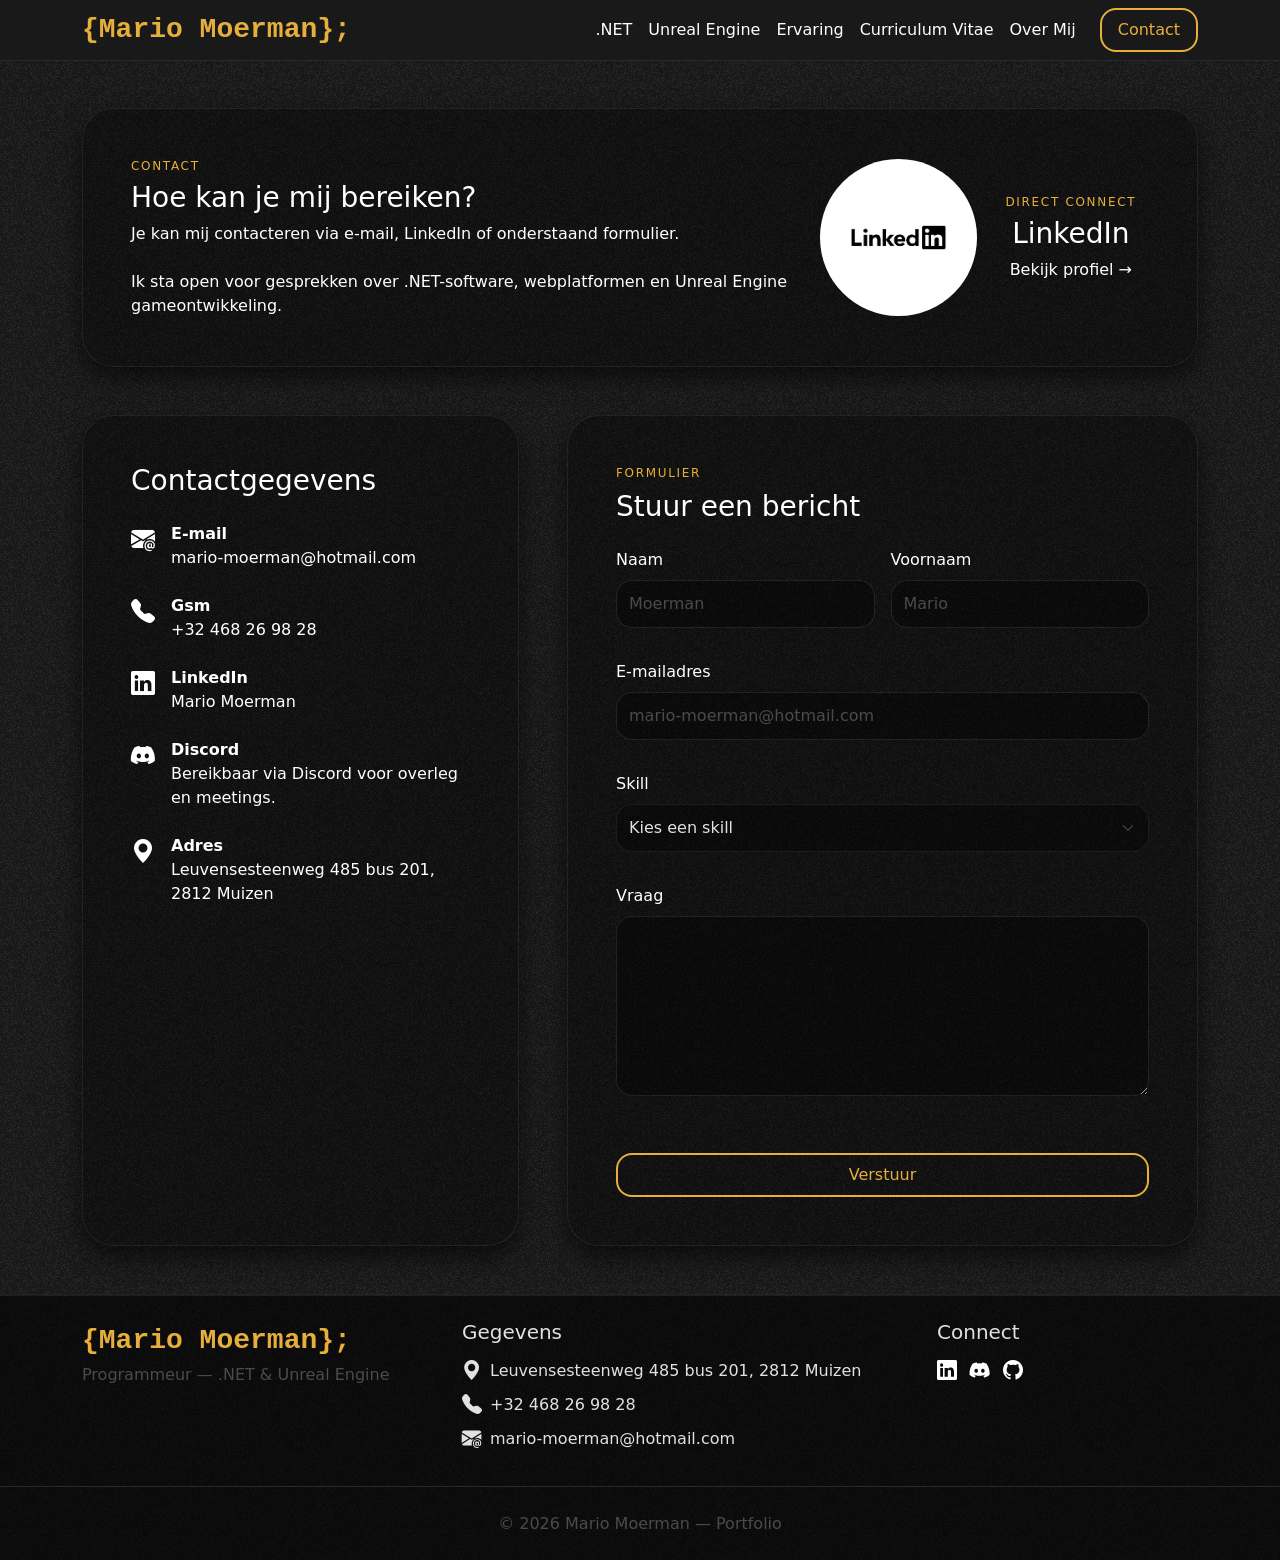
<file: contact.html>
<!DOCTYPE html>
<html lang="nl">
<head>
    <meta charset="UTF-8" />
    <meta name="viewport" content="width=device-width, initial-scale=1.0" />
    <link rel="icon" type="image/png" href="FAVICON/favicon-96x96.png" sizes="96x96" />
    <link rel="icon" type="image/svg+xml" href="FAVICON/favicon.svg" />
    <link rel="shortcut icon" href="FAVICON/favicon.ico" />
    <link rel="apple-touch-icon" sizes="180x180" href="FAVICON/apple-touch-icon.png" />
    <link rel="manifest" href="FAVICON/site.webmanifest" />
    <link href="https://cdn.jsdelivr.net/npm/bootstrap@5.3.8/dist/css/bootstrap.min.css" rel="stylesheet" integrity="sha384-sRIl4kxILFvY47J16cr9ZwB07vP4J8+LH7qKQnuqkuIAvNWLzeN8tE5YBujZqJLB" crossorigin="anonymous">
    <script src="https://cdn.jsdelivr.net/npm/bootstrap@5.3.8/dist/js/bootstrap.bundle.min.js" integrity="sha384-FKyoEForCGlyvwx9Hj09JcYn3nv7wiPVlz7YYwJrWVcXK/BmnVDxM+D2scQbITxI" crossorigin="anonymous"></script>
    <link rel="stylesheet" href="https://cdn.jsdelivr.net/npm/bootstrap-icons@1.11.3/font/bootstrap-icons.min.css">
    <link rel="stylesheet" href="CSS/Style.css" />
    
    <title>Mario Moerman | Contact</title>
</head>
<body class="d-flex flex-column min-vh-100">
    <header id="navbar"></header>

    <main class="flex-grow-1 overflow-x-hidden">
        <div class="container my-3">

            <section class="mb-4">
                <div class="p-4 p-md-5 text-bg-dark rounded-4 w-100 overflow-hidden">
                    <div class="row align-items-center g-3 justify-content-center">

                        <div class="col-12 col-lg-8">
                            <p class="label">Contact</p>
                            <h3>Hoe kan je mij bereiken?</h3>

                            <p>
                                Je kan mij contacteren via e-mail, LinkedIn of onderstaand formulier.
                            </p>

                            <p class="mt-4">
                                Ik sta open voor gesprekken over .NET-software, webplatformen en Unreal Engine gameontwikkeling.
                            </p>
                        </div>

                        <div class="col-12 col-md-6 col-lg-2 text-center">
                            <img src="IMG/linkedinLogo.png" alt="Mario Moerman LinkedIn" class="img-fluid rounded-4 lgPhoto" />
                        </div>

                        <div class="col-12 col-lg text-center">
                            <p class="label">Direct Connect</p>
                            <h3>LinkedIn</h3>
                            <a href="https://www.linkedin.com/in/mario-moerman-842a92151/" target="_blank" rel="noopener noreferrer">Bekijk profiel →</a>
                        </div>

                    </div>
                </div>
            </section>

            <section>
                <div class="row g-4 align-items-stretch">
                    <div class="col-12 col-lg-5 d-flex">
                        <article class="p-4 p-md-5 text-bg-dark rounded-4 overflow-hidden h-100 w-100 d-flex flex-column">
                            <h3 class="mb-4">Contactgegevens</h3>

                            <div class="d-flex flex-column gap-4 flex-grow-1">

                                <a href="mailto:mario-moerman@hotmail.com" class="text-decoration-none text-reset d-inline-flex align-items-start gap-3">
                                    <i class="bi bi-envelope-at-fill fs-4 flex-shrink-0"></i>
                                    <span class="text-break">
                                        <strong>E-mail</strong><br>
                                        mario-moerman@hotmail.com
                                    </span>
                                </a>
                                
                                <a href="tel:+32468269828" class="text-decoration-none text-reset d-inline-flex align-items-start gap-3">
                                    <i class="bi bi-telephone-fill fs-4 flex-shrink-0"></i>
                                    <span>
                                        <strong>Gsm</strong><br>
                                        +32 468 26 98 28
                                    </span>
                                </a>

                                <a href="https://www.linkedin.com/in/mario-moerman-842a92151/" target="_blank" rel="noopener noreferrer" class="text-decoration-none text-reset d-inline-flex align-items-start gap-3">
                                    <i class="bi bi-linkedin fs-4 flex-shrink-0"></i>
                                    <span class="text-break">
                                        <strong>LinkedIn</strong><br>
                                        Mario Moerman
                                    </span>
                                </a>

                                <a href="https://discordapp.com/users/417063997284810752" target="_blank" rel="noopener noreferrer" class="text-decoration-none text-reset d-inline-flex align-items-start gap-3">
                                    <i class="bi bi-discord fs-4 flex-shrink-0"></i>
                                    <span class="text-break">
                                        <strong>Discord</strong><br>
                                        Bereikbaar via Discord voor overleg en meetings.
                                    </span>
                                </a>

                                <a href="https://www.google.com/maps/search/?api=1&query=Leuvensesteenweg+485+bus+201+2812+Muizen"
                                   target="_blank"
                                   rel="noopener noreferrer"
                                   class="text-decoration-none text-reset d-inline-flex align-items-start gap-3">
                                    <i class="bi bi-geo-alt-fill fs-4 flex-shrink-0"></i>
                                    <span class="text-break">
                                        <strong>Adres</strong><br>
                                        Leuvensesteenweg 485 bus 201, 2812 Muizen
                                    </span>
                                </a>

                                <div class="mt-auto">
                                    <iframe
                                        src="https://www.google.com/maps/embed?pb=!1m18!1m12!1m3!1d2820.8198824803253!2d4.507350699999999!3d51.0105885!2m3!1f0!2f0!3f0!3m2!1i1024!2i768!4f13.1!3m3!1m2!1s0x47c3e4205dc41cad%3A0x3fe214af12d20d6a!2sLeuvensesteenweg%20485%2Fbus%20201%2C%202812%20Mechelen!5e1!3m2!1snl!2sbe!4v1774016034876!5m2!1snl!2sbe"
                                        class="w-100 rounded-4 border-0"
                                        height="260"
                                        allowfullscreen=""
                                        loading="lazy"
                                        referrerpolicy="no-referrer-when-downgrade">
                                    </iframe>
                                </div>

                            </div>
                        </article>
                    </div>

                    <div class="col-12 col-lg-7 d-flex">
                        <section class="p-4 p-md-5 text-bg-dark rounded-4 mt-0 overflow-hidden h-100 w-100 d-flex flex-column">
                            <p class="label mb-2">Formulier</p>
                            <h3 class="mb-4">Stuur een bericht</h3>

                            <form action="https://tm-statweb.be/forms.php" method="post" class="needs-validation d-flex flex-column flex-grow-1" novalidate>
                                <div class="row g-3 flex-grow-1">

                                    <div class="col-12 col-md-6">
                                        <label for="naam" class="form-label">Naam</label>
                                        <input type="text" class="form-control" id="naam" name="naam" placeholder="Moerman" autocomplete="family-name" required>
                                        <div class="invalid-feedback">
                                            Vul je naam in.
                                        </div>
                                    </div>

                                    <div class="col-12 col-md-6">
                                        <label for="voornaam" class="form-label">Voornaam</label>
                                        <input type="text" class="form-control" id="voornaam" name="voornaam" placeholder="Mario" autocomplete="given-name" required>
                                        <div class="invalid-feedback">
                                            Vul je voornaam in.
                                        </div>
                                    </div>

                                    <div class="col-12">
                                        <label for="email" class="form-label">E-mailadres</label>
                                        <input type="email" class="form-control" id="email" name="email" placeholder="mario-moerman@hotmail.com" autocomplete="email" required>
                                        <div class="invalid-feedback">
                                            Vul een geldig e-mailadres in.
                                        </div>
                                    </div>

                                    <div class="col-12">
                                        <label for="interesse" class="form-label">Skill</label>
                                        <select class="form-select" id="interesse" name="interesse" required>
                                            <option value="" selected disabled>Kies een skill</option>
                                            <option value="C#">C#</option>
                                            <option value=".NET">.NET</option>
                                            <option value="SQL">SQL</option>
                                            <option value="Unreal Engine">Unreal Engine</option>
                                            <option value="HTML">HTML</option>
                                            <option value="CSS">CSS</option>
                                            <option value="JavaScript">JavaScript</option>
                                            <option value="Bootstrap">Bootstrap</option>
                                        </select>
                                        <div class="invalid-feedback">
                                            Kies een skill.
                                        </div>
                                    </div>

                                    <div class="col-12">
                                        <label for="vraag" class="form-label">Vraag</label>
                                        <textarea class="form-control" id="vraag" name="vraag" rows="8" required></textarea>
                                        <div class="invalid-feedback">
                                            Vul je vraag in.
                                        </div>
                                    </div>

                                    <div class="col-12 mt-auto">
                                        <button type="submit" class="btn-accent mt-4 w-100">
                                            Verstuur
                                        </button>
                                    </div>

                                </div>
                            </form>
                        </section>
                    </div>
                </div>
            </section>

        </div>
    </main>

    <footer id="footer" class="mt-auto"></footer>
    <script src="JS/App.js"></script>

</body>
</html>
</file>
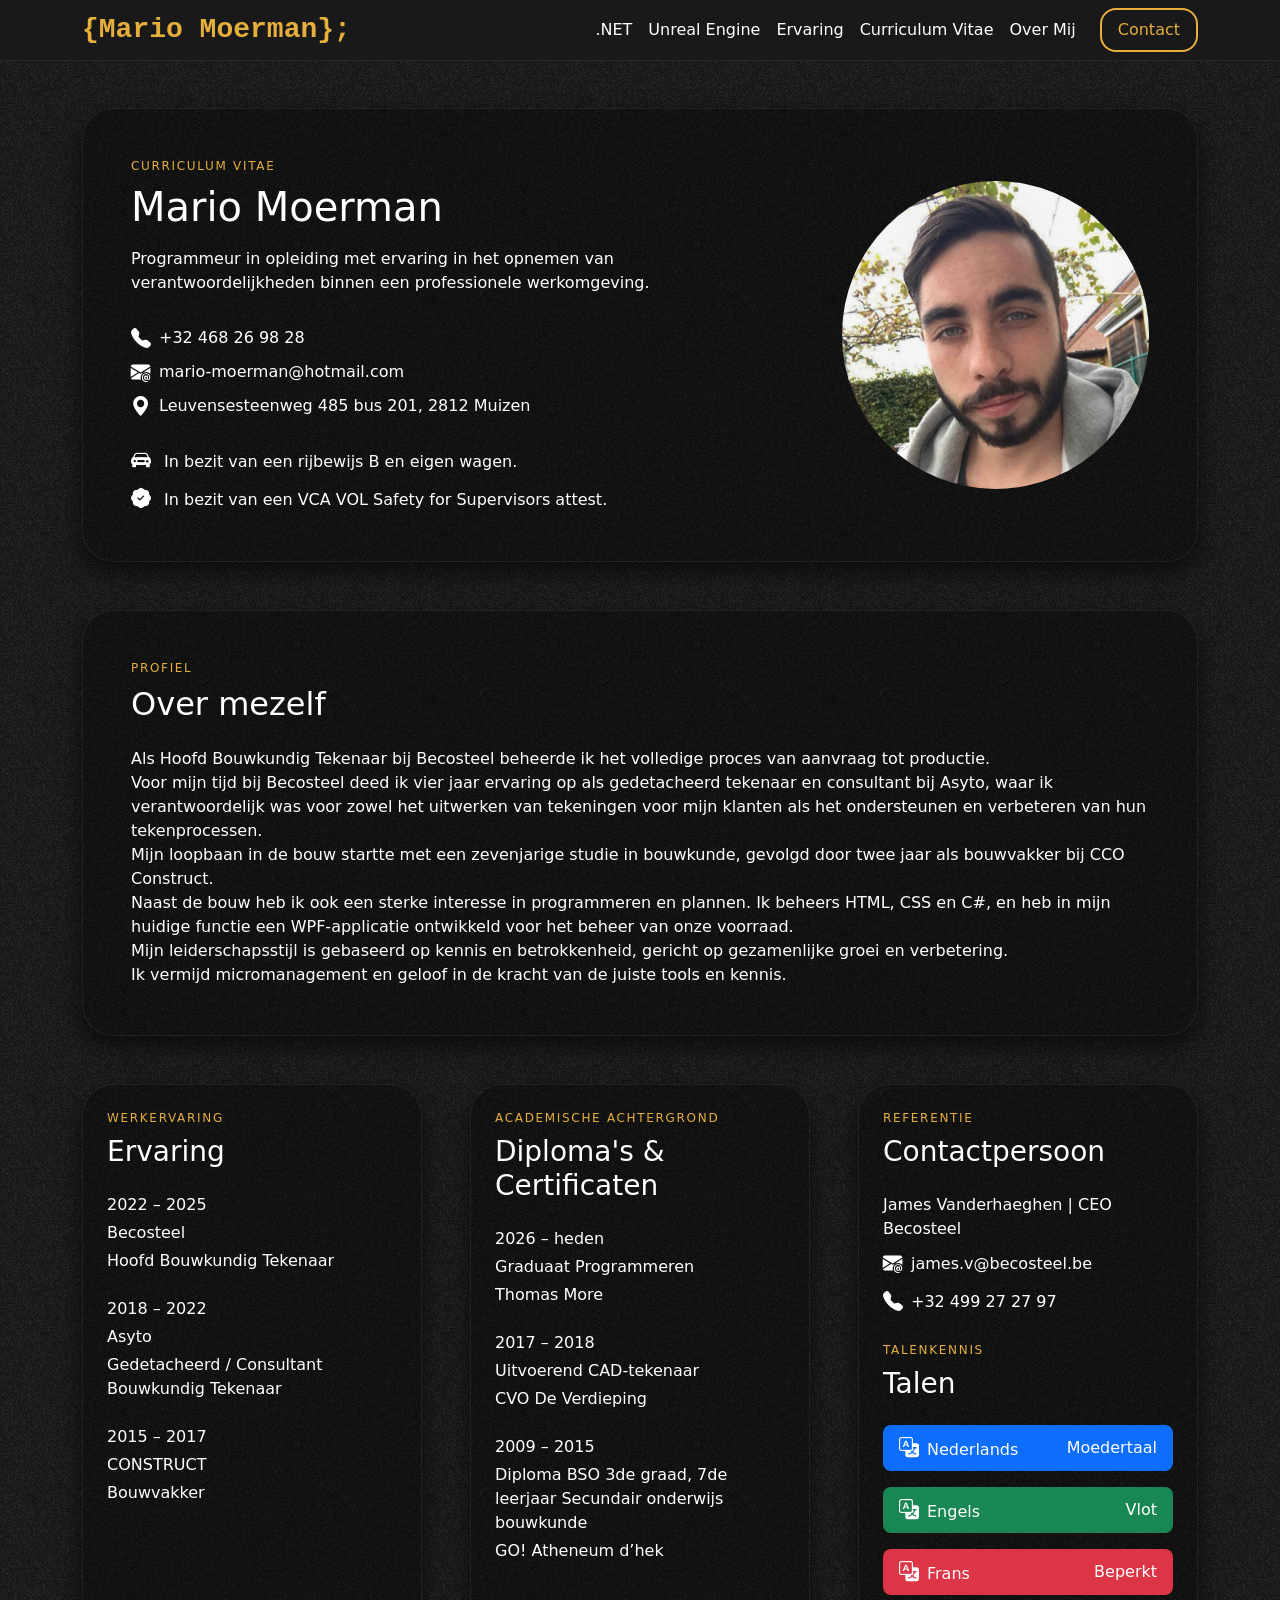
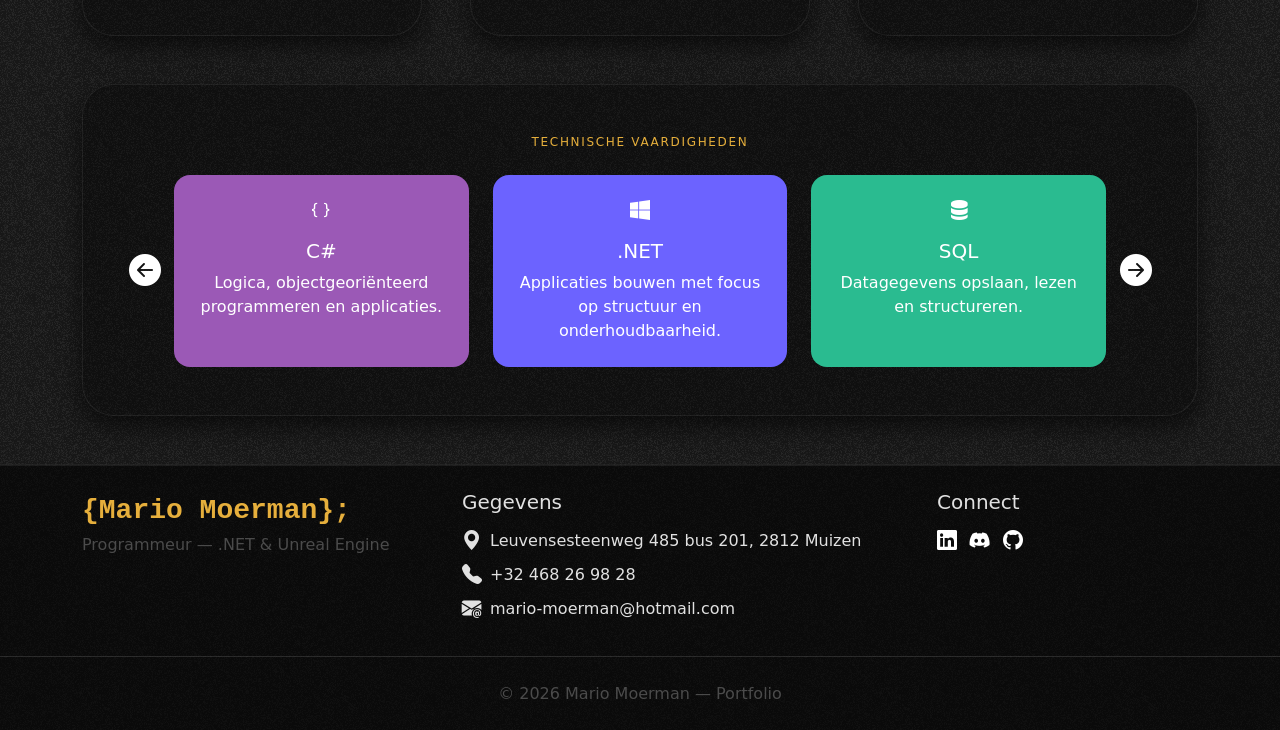
<file: cv.html>
<!DOCTYPE html>
<html lang="nl">
<head>
    <meta charset="UTF-8" />
    <meta name="viewport" content="width=device-width, initial-scale=1.0" />
    <link rel="icon" type="image/png" href="FAVICON/favicon-96x96.png" sizes="96x96" />
    <link rel="icon" type="image/svg+xml" href="FAVICON/favicon.svg" />
    <link rel="shortcut icon" href="FAVICON/favicon.ico" />
    <link rel="apple-touch-icon" sizes="180x180" href="FAVICON/apple-touch-icon.png" />
    <link rel="manifest" href="FAVICON/site.webmanifest" />
    <link href="https://cdn.jsdelivr.net/npm/bootstrap@5.3.8/dist/css/bootstrap.min.css" rel="stylesheet" integrity="sha384-sRIl4kxILFvY47J16cr9ZwB07vP4J8+LH7qKQnuqkuIAvNWLzeN8tE5YBujZqJLB" crossorigin="anonymous">
    <script src="https://cdn.jsdelivr.net/npm/bootstrap@5.3.8/dist/js/bootstrap.bundle.min.js" integrity="sha384-FKyoEForCGlyvwx9Hj09JcYn3nv7wiPVlz7YYwJrWVcXK/BmnVDxM+D2scQbITxI" crossorigin="anonymous"></script>
    <link rel="stylesheet" href="https://cdn.jsdelivr.net/npm/bootstrap-icons@1.11.3/font/bootstrap-icons.min.css">
    <link rel="stylesheet" href="https://cdn.jsdelivr.net/npm/swiper@11/swiper-bundle.min.css">
    <link rel="stylesheet" href="CSS/Style.css" />

    <title>Mario Moerman | Curriculum Vitae</title>
</head>
<body class="d-flex flex-column min-vh-100">
    <header id="navbar"></header>

    <main class="flex-grow-1 overflow-x-hidden">
        <div class="container my-3">

            <section class="mb-4 mb-lg-5">
                <div class="p-4 p-md-5 text-bg-dark rounded-4 overflow-hidden">
                    <div class="row g-4 align-items-center">
                        <div class="col-12 col-lg-8">
                            <p class="label mb-2">Curriculum Vitae</p>
                            <h1 class="mb-3">Mario Moerman</h1>
                            <p>
                                Programmeur in opleiding met ervaring in het opnemen van verantwoordelijkheden binnen een professionele werkomgeving.
                            </p>

                            <div class="mt-4 d-flex flex-column align-items-start">
                                <a href="tel:+32468269828" class="contact-link d-inline-flex align-items-center gap-2 mt-1 text-decoration-none">
                                    <i class="bi bi-telephone-fill"></i>
                                    <span>+32 468 26 98 28</span>
                                </a>

                                <a href="mailto:mario-moerman@hotmail.com" class="contact-link d-inline-flex align-items-center gap-2 mt-1 text-decoration-none">
                                    <i class="bi bi-envelope-at-fill"></i>
                                    <span class="text-break">mario-moerman@hotmail.com</span>
                                </a>

                                <a href="https://www.google.com/maps/search/?api=1&query=Leuvensesteenweg+485+bus+201+2812+Muizen" target="_blank" rel="noopener noreferrer" class="contact-link d-inline-flex align-items-center gap-2 mt-1 text-decoration-none">
                                    <i class="bi bi-geo-alt-fill"></i>
                                    <span class="text-break">Leuvensesteenweg 485 bus 201, 2812 Muizen</span>
                                </a>
                            </div>

                            <div class="mt-4">
                                <p class="mb-2">
                                    <i class="bi bi-car-front-fill me-2"></i>
                                    In bezit van een rijbewijs B en eigen wagen.
                                </p>
                                <p class="mb-0">
                                    <i class="bi bi-patch-check-fill me-2"></i>
                                    In bezit van een VCA VOL Safety for Supervisors attest.
                                </p>
                            </div>
                        </div>

                        <div class="col-12 col-md-6 col-lg-4 text-center">
                            <img src="IMG/marioMoerman.jpg" alt="Mario Moerman" class="img-fluid rounded-4 lgPhoto">
                        </div>
                    </div>
                </div>
            </section>

            <section class="mb-4 mb-lg-5">
                <div class="p-4 p-md-5 text-bg-dark rounded-4 overflow-hidden">
                    <p class="label mb-2">Profiel</p>
                    <h2 class="mb-4">Over mezelf</h2>

                    <p>
                        Als Hoofd Bouwkundig Tekenaar bij Becosteel beheerde ik het volledige proces van aanvraag tot productie.
                    </p>

                    <p>
                        Voor mijn tijd bij Becosteel deed ik vier jaar ervaring op als gedetacheerd tekenaar en consultant bij Asyto,
                        waar ik verantwoordelijk was voor zowel het uitwerken van tekeningen voor mijn klanten als het ondersteunen
                        en verbeteren van hun tekenprocessen.
                    </p>

                    <p>
                        Mijn loopbaan in de bouw startte met een zevenjarige studie in bouwkunde, gevolgd door twee jaar als
                        bouwvakker bij CCO Construct.
                    </p>

                    <p>
                        Naast de bouw heb ik ook een sterke interesse in programmeren en plannen. Ik beheers HTML, CSS en C#,
                        en heb in mijn huidige functie een WPF-applicatie ontwikkeld voor het beheer van onze voorraad.
                    </p>

                    <p class="mb-0">
                        Mijn leiderschapsstijl is gebaseerd op kennis en betrokkenheid, gericht op gezamenlijke groei en verbetering.
                        <br>
                        Ik vermijd micromanagement en geloof in de kracht van de juiste tools en kennis.
                    </p>
                </div>
            </section>

            <section class="mb-4 mb-lg-5">
                <div class="row g-4">
                    <div class="col-12 col-lg-4">
                        <div class="p-4 text-bg-dark rounded-4 h-100 overflow-hidden">
                            <p class="label mb-2">Werkervaring</p>
                            <h3 class="mb-4">Ervaring</h3>

                            <p class="mb-1">2022 – 2025</p>
                            <p class="mb-1">Becosteel</p>
                            <p>Hoofd Bouwkundig Tekenaar</p>

                            <p class="mb-1 mt-4">2018 – 2022</p>
                            <p class="mb-1">Asyto</p>
                            <p>Gedetacheerd / Consultant Bouwkundig Tekenaar</p>

                            <p class="mb-1 mt-4">2015 – 2017</p>
                            <p class="mb-1">CONSTRUCT</p>
                            <p class="mb-0">Bouwvakker</p>
                        </div>
                    </div>

                    <div class="col-12 col-lg-4">
                        <div class="p-4 text-bg-dark rounded-4 h-100 overflow-hidden">
                            <p class="label mb-2">Academische achtergrond</p>
                            <h3 class="mb-4">Diploma's &amp; Certificaten</h3>

                            <p class="mb-1">2026 – heden</p>
                            <p class="mb-1">Graduaat Programmeren</p>
                            <p>Thomas More</p>

                            <p class="mb-1 mt-4">2017 – 2018</p>
                            <p class="mb-1">Uitvoerend CAD-tekenaar</p>
                            <p>CVO De Verdieping</p>

                            <p class="mb-1 mt-4">2009 – 2015</p>
                            <p class="mb-1">Diploma BSO 3de graad, 7de leerjaar Secundair onderwijs bouwkunde</p>
                            <p>GO! Atheneum d’hek</p>
                        </div>
                    </div>

                    <div class="col-12 col-lg-4">
                        <div class="p-4 text-bg-dark rounded-4 h-100 overflow-hidden">
                            <p class="label mb-2">Referentie</p>
                            <h3 class="mb-4">Contactpersoon</h3>

                            <p class="mb-1 text-break">James Vanderhaeghen | CEO Becosteel</p>

                            <div class="mb-1">
                                <a href="mailto:james.v@becosteel.be"
                                class="contact-link d-inline-flex align-items-center gap-2 mt-1 text-decoration-none">
                                    <i class="bi bi-envelope-at-fill"></i>
                                    <span class="text-break">james.v@becosteel.be</span>
                                </a>
                            </div>

                            <div class="mb-4">
                                <a href="tel:+32499272797"
                                class="contact-link d-inline-flex align-items-center gap-2 mt-1 text-decoration-none">
                                    <i class="bi bi-telephone-fill"></i>
                                    <span>+32 499 27 27 97</span>
                                </a>
                            </div>

                            <p class="label mb-2">Talenkennis</p>
                            <h3 class="mb-4">Talen</h3>

                            <ul class="list-group">
                                <li class="list-group-item d-flex justify-content-between align-items-center bg-primary text-white mb-3 border-0 rounded-3">
                                    <span><i class="bi bi-translate me-2"></i>Nederlands</span>
                                    <span>Moedertaal</span>
                                </li>
                                <li class="list-group-item d-flex justify-content-between align-items-center bg-success text-white mb-3 border-0 rounded-3">
                                    <span><i class="bi bi-translate me-2"></i>Engels</span>
                                    <span>Vlot</span>
                                </li>
                                <li class="list-group-item d-flex justify-content-between align-items-center bg-danger text-white mb-3 border-0 rounded-3">
                                    <span><i class="bi bi-translate me-2"></i>Frans</span>
                                    <span>Beperkt</span>
                                </li>
                            </ul>
                        </div>
                    </div>
                </div>
            </section>

            <section class="mb-4 mb-lg-5">
                <div class="p-4 p-md-5 text-bg-dark rounded-4 overflow-hidden">
                    <p class="label d-flex flex-column align-items-center mb-4">Technische vaardigheden</p>

                    <div class="d-flex flex-column flex-md-row align-items-stretch gap-3">
                        <button class="btn text-white border-0 shadow-none p-0 swiper-button-prev position-static m-0 align-self-center align-self-md-center">
                            <i class="bi bi-arrow-left-circle-fill fs-2"></i>
                        </button>

                        <div class="swiper skillSwiper flex-grow-1 w-100">
                            <div class="swiper-wrapper">

                                <div class="swiper-slide h-100">
                                    <div class="card bg-transparent text-white h-100 border-0">
                                        <div class="card-body text-center p-4 bg-csharp rounded-4 h-100 d-flex flex-column">
                                            <i class="bi bi-braces display-4"></i>
                                            <h3 class="h5 mt-3">C#</h3>
                                            <p class="mb-0 flex-grow-1">Logica, objectgeoriënteerd programmeren en applicaties.</p>
                                        </div>
                                    </div>
                                </div>

                                <div class="swiper-slide h-100">
                                    <div class="card bg-transparent text-white h-100 border-0">
                                        <div class="card-body text-center p-4 bg-dotNet rounded-4 h-100 d-flex flex-column">
                                            <i class="bi bi-windows display-4"></i>
                                            <h3 class="h5 mt-3">.NET</h3>
                                            <p class="mb-0 flex-grow-1">Applicaties bouwen met focus op structuur en onderhoudbaarheid.</p>
                                        </div>
                                    </div>
                                </div>

                                <div class="swiper-slide h-100">
                                    <div class="card bg-transparent text-white h-100 border-0">
                                        <div class="card-body text-center p-4 bg-sql rounded-4 h-100 d-flex flex-column">
                                            <i class="bi bi-server display-4"></i>
                                            <h3 class="h5 mt-3">SQL</h3>
                                            <p class="mb-0 flex-grow-1">Datagegevens opslaan, lezen en structureren.</p>
                                        </div>
                                    </div>
                                </div>

                                <div class="swiper-slide h-100">
                                    <div class="card bg-transparent text-white h-100 border-0">
                                        <div class="card-body text-center p-4 bg-unreal rounded-4 h-100 d-flex flex-column">
                                            <i class="bi bi-controller display-4"></i>
                                            <h3 class="h5 mt-3">Unreal Engine</h3>
                                            <p class="mb-0 flex-grow-1">Gameplay, systemen en interfaces ontwikkelen binnen Unreal Engine.</p>
                                        </div>
                                    </div>
                                </div>

                                <div class="swiper-slide h-100">
                                    <div class="card bg-transparent text-white h-100 border-0">
                                        <div class="card-body text-center p-4 bg-html rounded-4 h-100 d-flex flex-column">
                                            <i class="bi bi-filetype-html display-4"></i>
                                            <h3 class="h5 mt-3">HTML</h3>
                                            <p class="mb-0 flex-grow-1">Structuur en semantische opbouw van webpagina’s.</p>
                                        </div>
                                    </div>
                                </div>

                                <div class="swiper-slide h-100">
                                    <div class="card bg-transparent text-white h-100 border-0">
                                        <div class="card-body text-center p-4 bg-css rounded-4 h-100 d-flex flex-column">
                                            <i class="bi bi-filetype-css display-4"></i>
                                            <h3 class="h5 mt-3">CSS</h3>
                                            <p class="mb-0 flex-grow-1">Lay-out, spacing, kleuren en visuele afwerking.</p>
                                        </div>
                                    </div>
                                </div>

                                <div class="swiper-slide h-100">
                                    <div class="card bg-transparent text-white h-100 border-0">
                                        <div class="card-body text-center p-4 bg-js rounded-4 h-100 d-flex flex-column">
                                            <i class="bi bi-filetype-js display-4"></i>
                                            <h3 class="h5 mt-3">JavaScript</h3>
                                            <p class="mb-0 flex-grow-1">Interactie en dynamisch gedrag toevoegen aan webpagina’s.</p>
                                        </div>
                                    </div>
                                </div>

                                <div class="swiper-slide h-100">
                                    <div class="card bg-transparent text-white h-100 border-0">
                                        <div class="card-body text-center p-4 bg-bs rounded-4 h-100 d-flex flex-column">
                                            <i class="bi bi-bootstrap-fill display-4"></i>
                                            <h3 class="h5 mt-3">Bootstrap</h3>
                                            <p class="mb-0 flex-grow-1">Snelle responsieve layouts en componenten.</p>
                                        </div>
                                    </div>
                                </div>

                            </div>
                        </div>

                        <button class="btn text-white border-0 shadow-none p-0 swiper-button-next position-static m-0 align-self-center align-self-md-center">
                            <i class="bi bi-arrow-right-circle-fill fs-2"></i>
                        </button>
                    </div>
                </div>
            </section>

        </div>
    </main>

    <footer id="footer" class="mt-auto"></footer>
    <script src="https://cdn.jsdelivr.net/npm/swiper@11/swiper-bundle.min.js"></script>
    <script src="JS/App.js"></script>
    
</body>
</html>
</file>
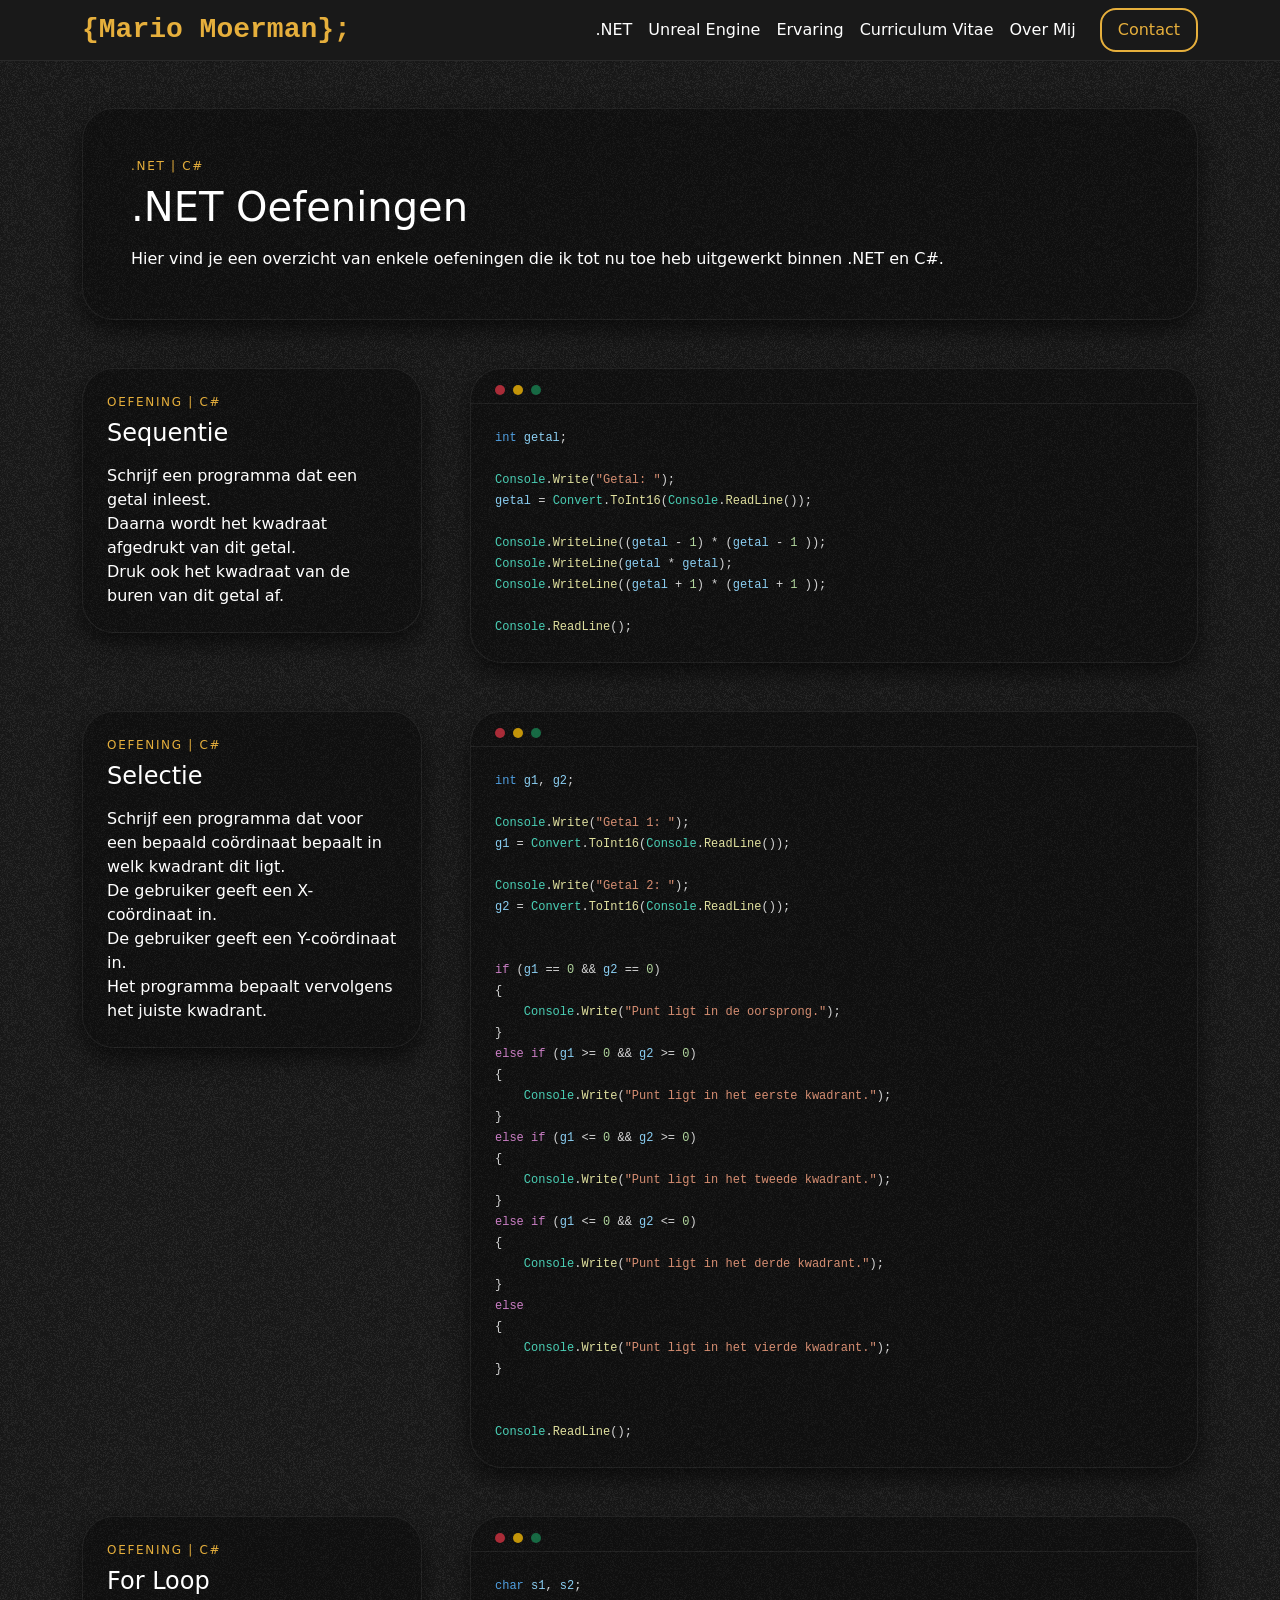
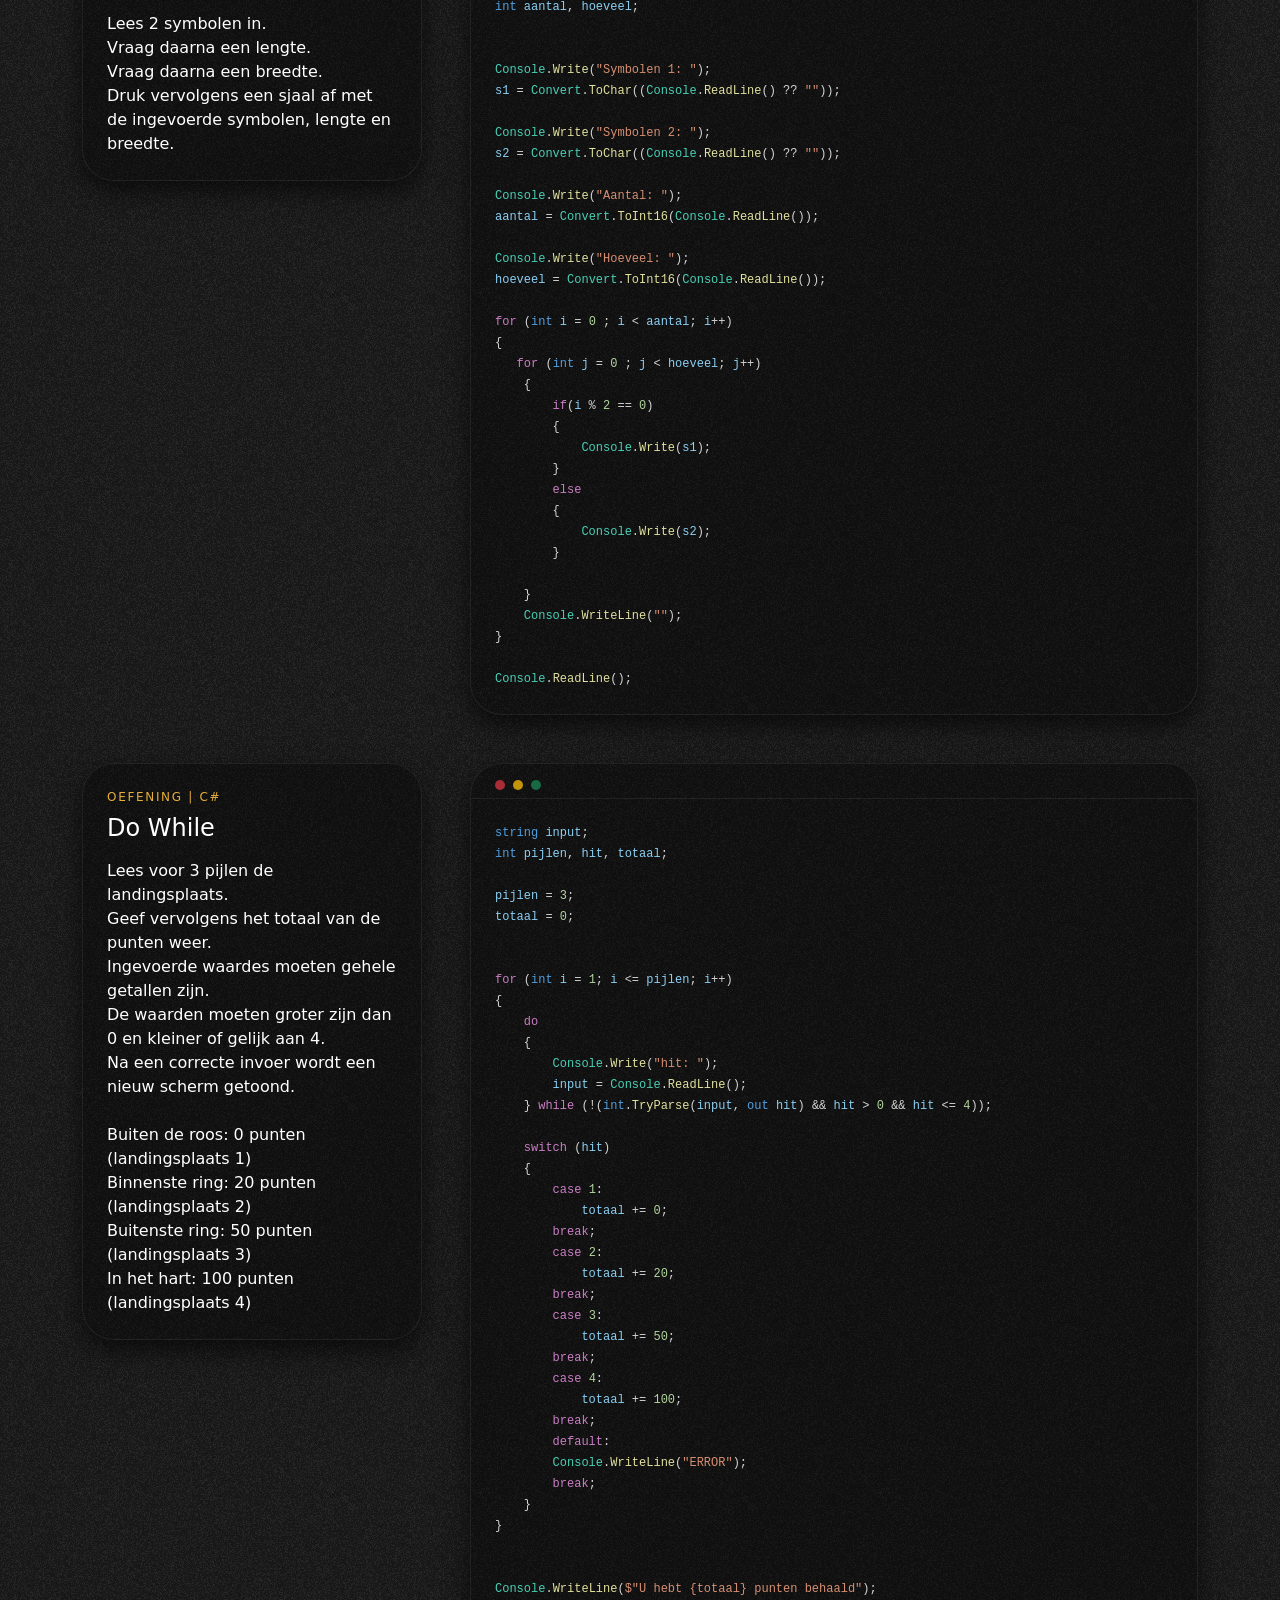
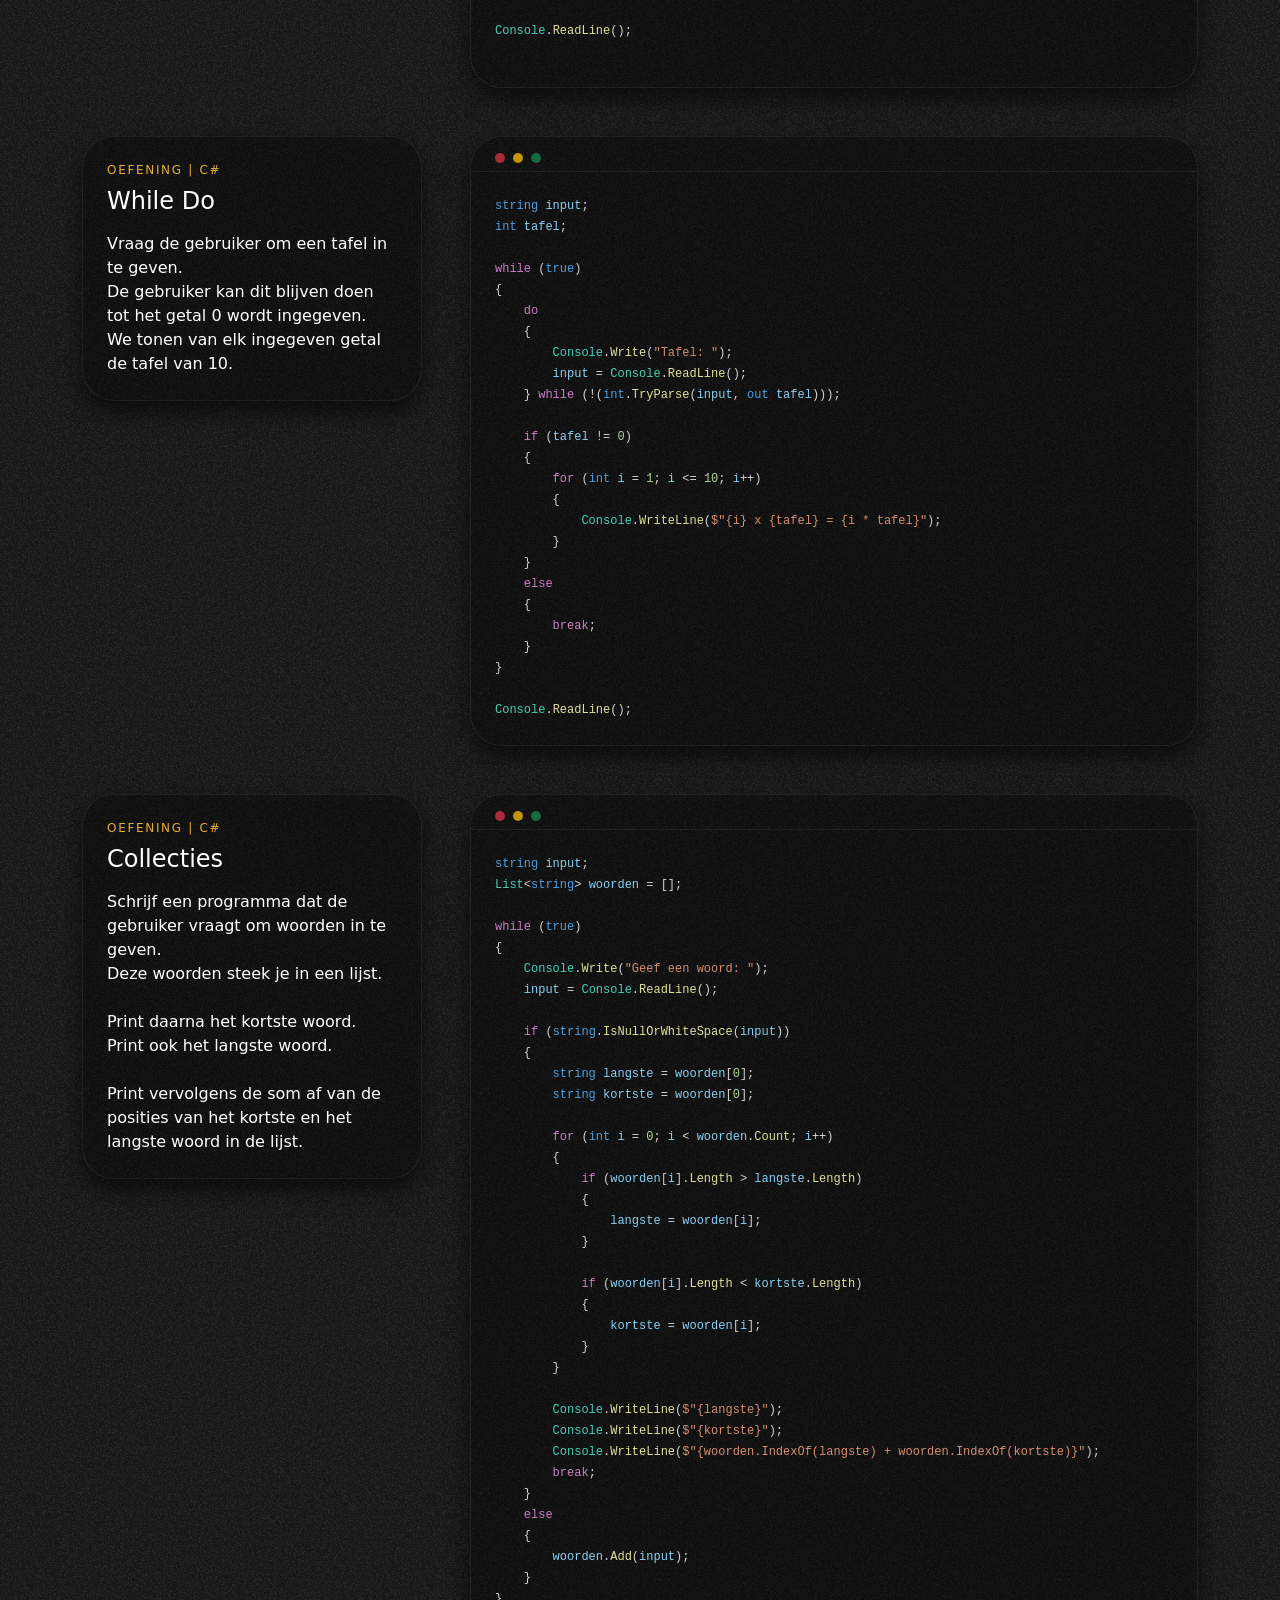
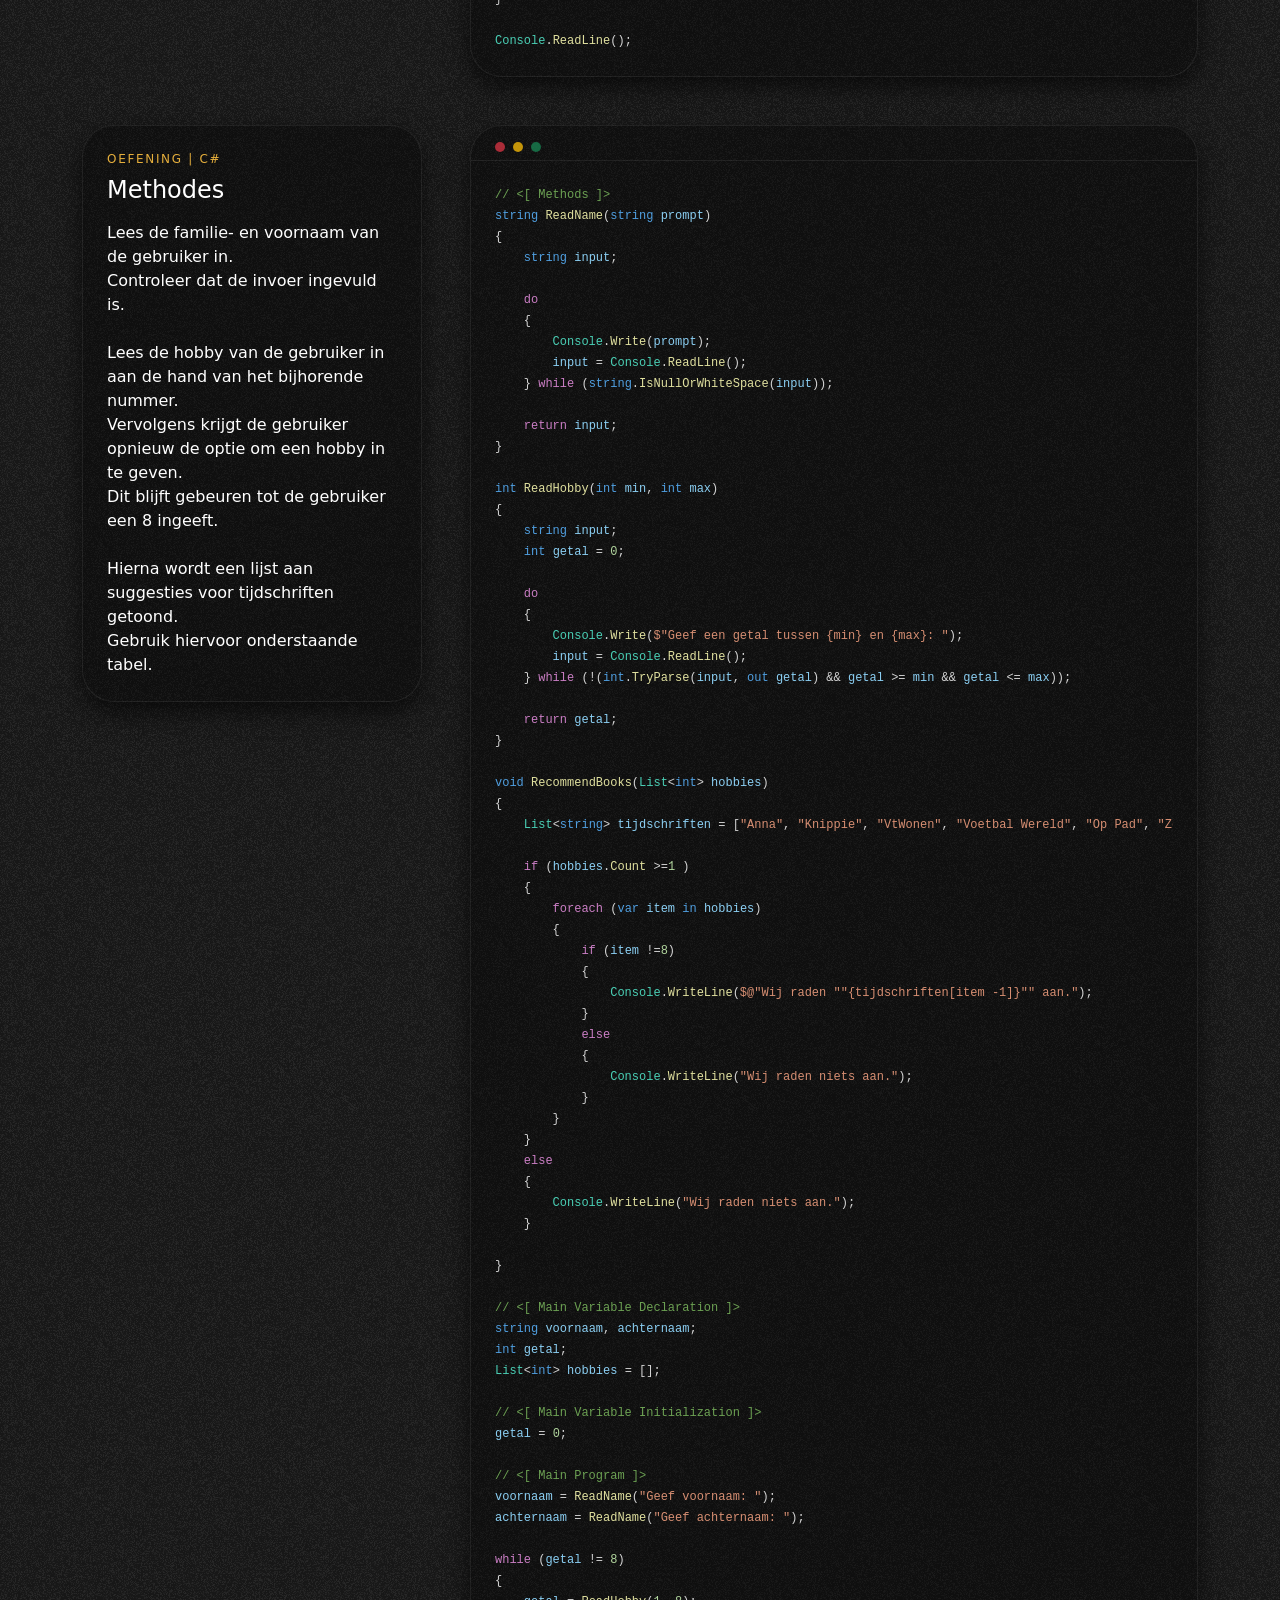
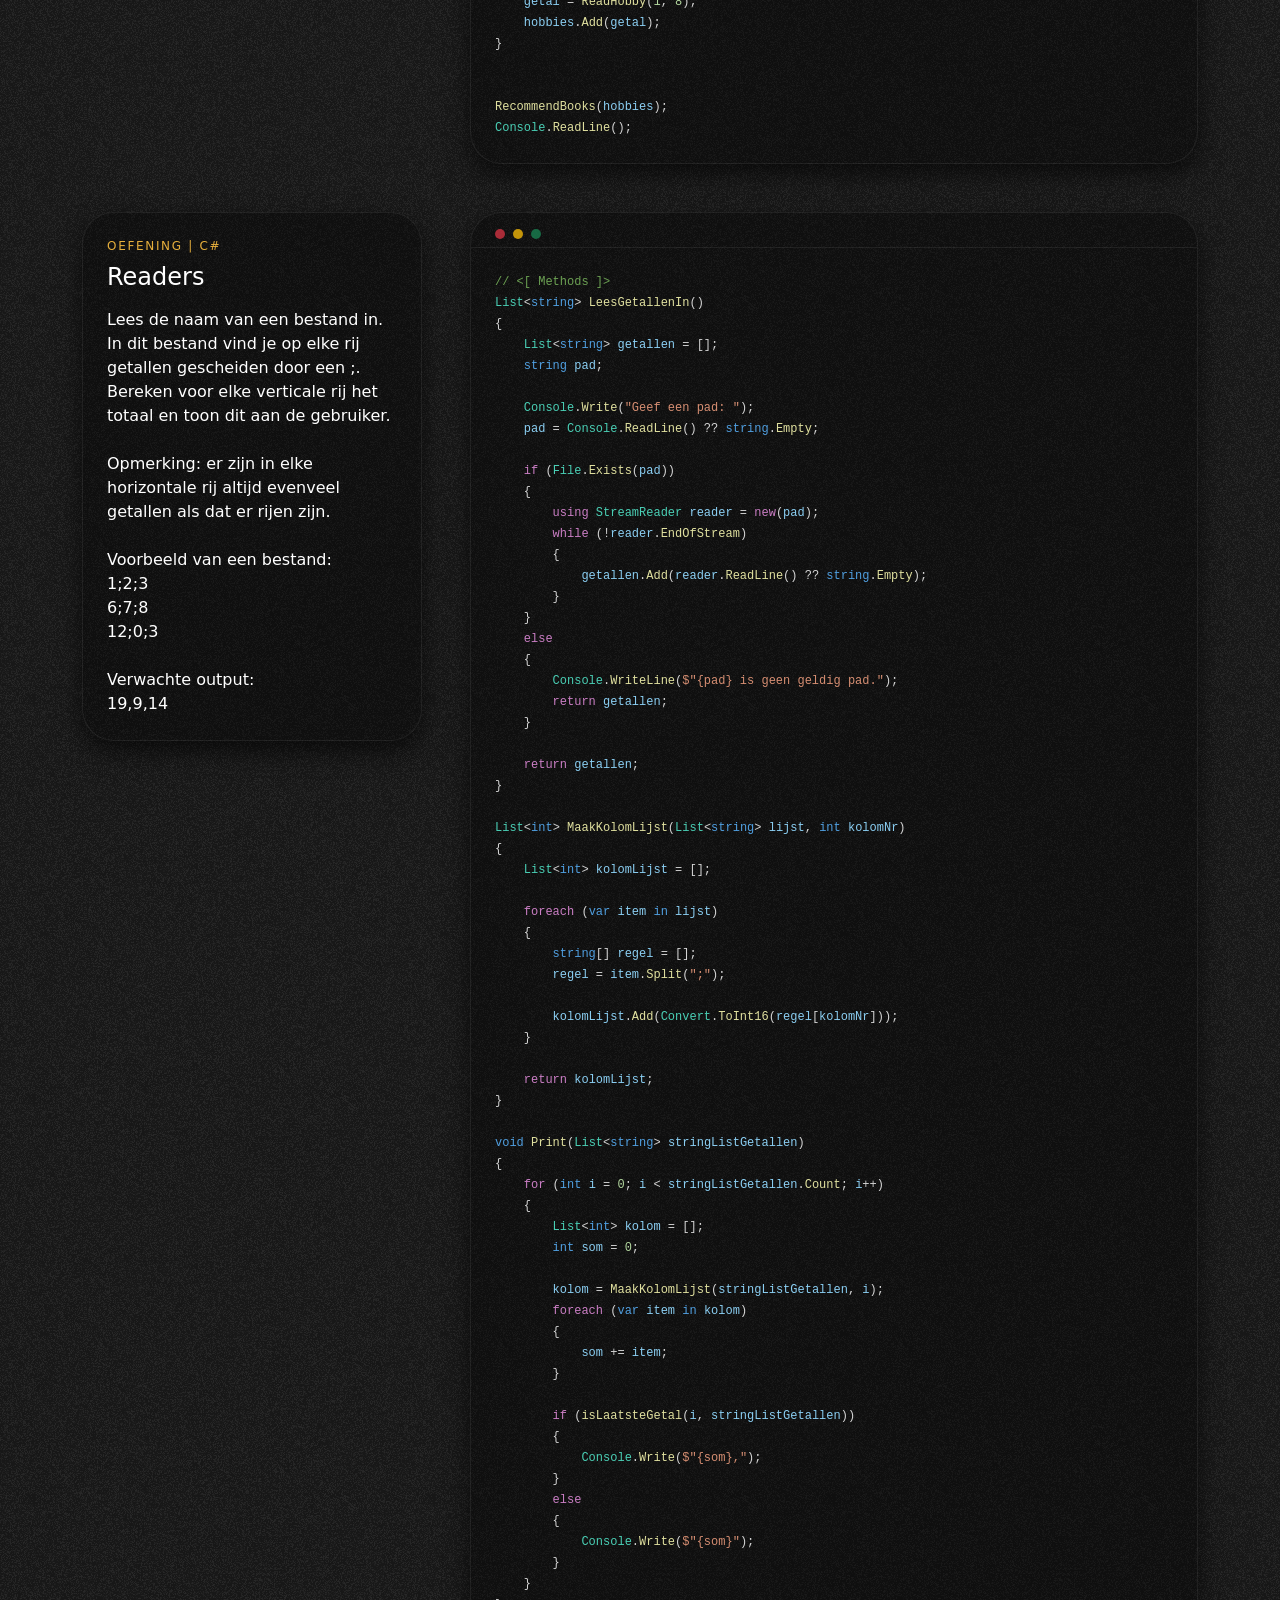
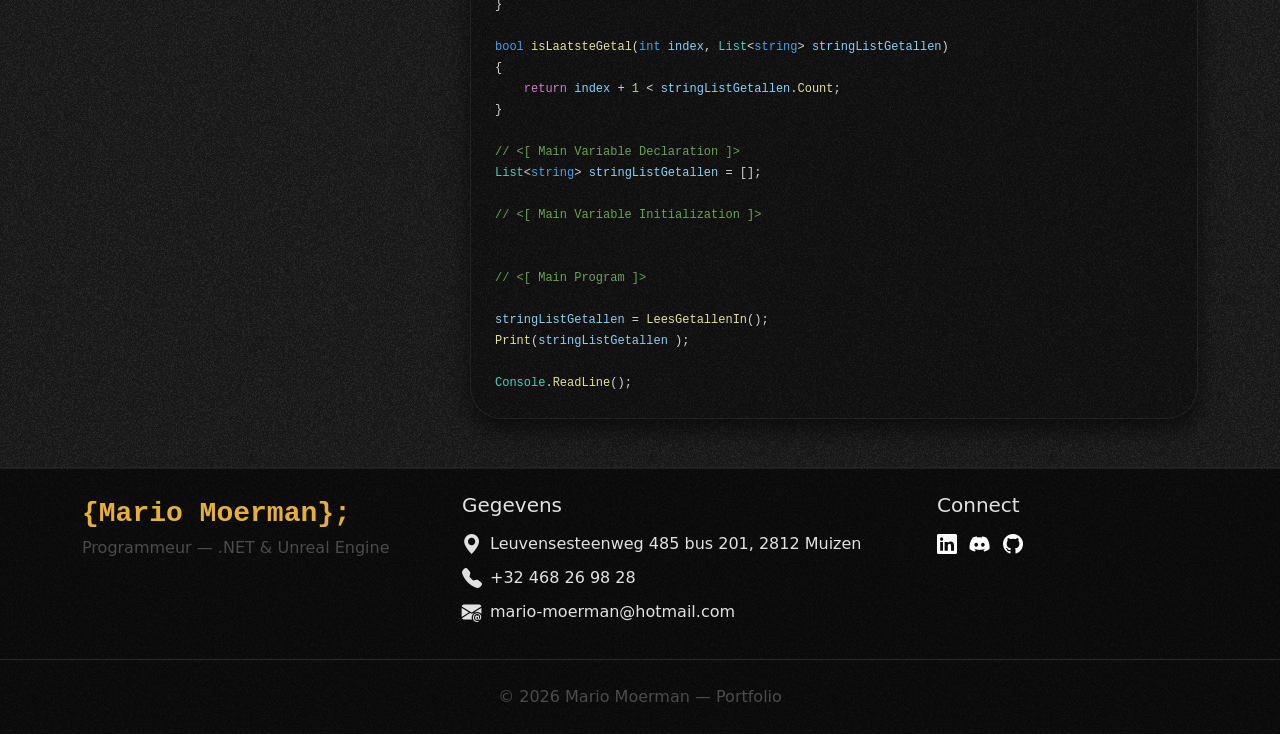
<file: dotnet.html>
<!DOCTYPE html>
<html lang="nl">
<head>
    <meta charset="UTF-8" />
    <meta name="viewport" content="width=device-width, initial-scale=1.0" />
    <link rel="icon" type="image/png" href="FAVICON/favicon-96x96.png" sizes="96x96" />
    <link rel="icon" type="image/svg+xml" href="FAVICON/favicon.svg" />
    <link rel="shortcut icon" href="FAVICON/favicon.ico" />
    <link rel="apple-touch-icon" sizes="180x180" href="FAVICON/apple-touch-icon.png" />
    <link rel="manifest" href="FAVICON/site.webmanifest" />
    <link href="https://cdn.jsdelivr.net/npm/bootstrap@5.3.8/dist/css/bootstrap.min.css" rel="stylesheet" integrity="sha384-sRIl4kxILFvY47J16cr9ZwB07vP4J8+LH7qKQnuqkuIAvNWLzeN8tE5YBujZqJLB" crossorigin="anonymous">
    <script src="https://cdn.jsdelivr.net/npm/bootstrap@5.3.8/dist/js/bootstrap.bundle.min.js" integrity="sha384-FKyoEForCGlyvwx9Hj09JcYn3nv7wiPVlz7YYwJrWVcXK/BmnVDxM+D2scQbITxI" crossorigin="anonymous"></script>
    <link rel="stylesheet" href="https://cdn.jsdelivr.net/npm/bootstrap-icons@1.11.3/font/bootstrap-icons.min.css">
    <link rel="stylesheet" href="CSS/Style.css" />

    <style>
        .code-editor {
            color: #d4d4d4;
            font-family: "Cascadia Code", Consolas, "Courier New", monospace;
            font-size: 12px;
            line-height: 1.75;
            white-space: pre;
            tab-size: 4;
        }

        .code-editor .cs-comment { color: #6ca153; }
        .code-editor .cs-string { color: #d68e72; }
        .code-editor .cs-number { color: #b2d69e; }
        .code-editor .cs-keyword-control { color: #ca7ec4; }
        .code-editor .cs-keyword-type { color: #509fe0; }
        .code-editor .cs-method { color: #e0e09f; }
        .code-editor .cs-type { color: #4acfb5; }
        .code-editor .cs-variable { color: #8bcff3; }
        .code-editor .cs-preprocessor { color: #c97cc2; }
    </style>

    <title>Mario Moerman | .NET</title>
</head>
<body class="d-flex flex-column min-vh-100">
    <header id="navbar"></header>

    <main class="flex-grow-1 overflow-x-hidden">
        <div class="container my-3">

            <section class="mb-4 mb-lg-5">
                <div class="p-4 p-md-5 text-bg-dark rounded-4 overflow-hidden">
                    <p class="label mb-2">.NET | C#</p>
                    <h1 class="mb-3">.NET Oefeningen</h1>
                    <p class="mb-0">
                        Hier vind je een overzicht van enkele oefeningen die ik tot nu toe heb uitgewerkt binnen .NET en C#.
                    </p>
                </div>
            </section>

            <section id="dotnetOefeningen" class="mb-4 mb-lg-5"></section>

        </div>
    </main>

    <footer id="footer" class="mt-auto"></footer>

    <script src="https://cdn.jsdelivr.net/npm/swiper@11/swiper-bundle.min.js"></script>
    <script src="JS/App.js"></script>
</body>
</html>
</file>
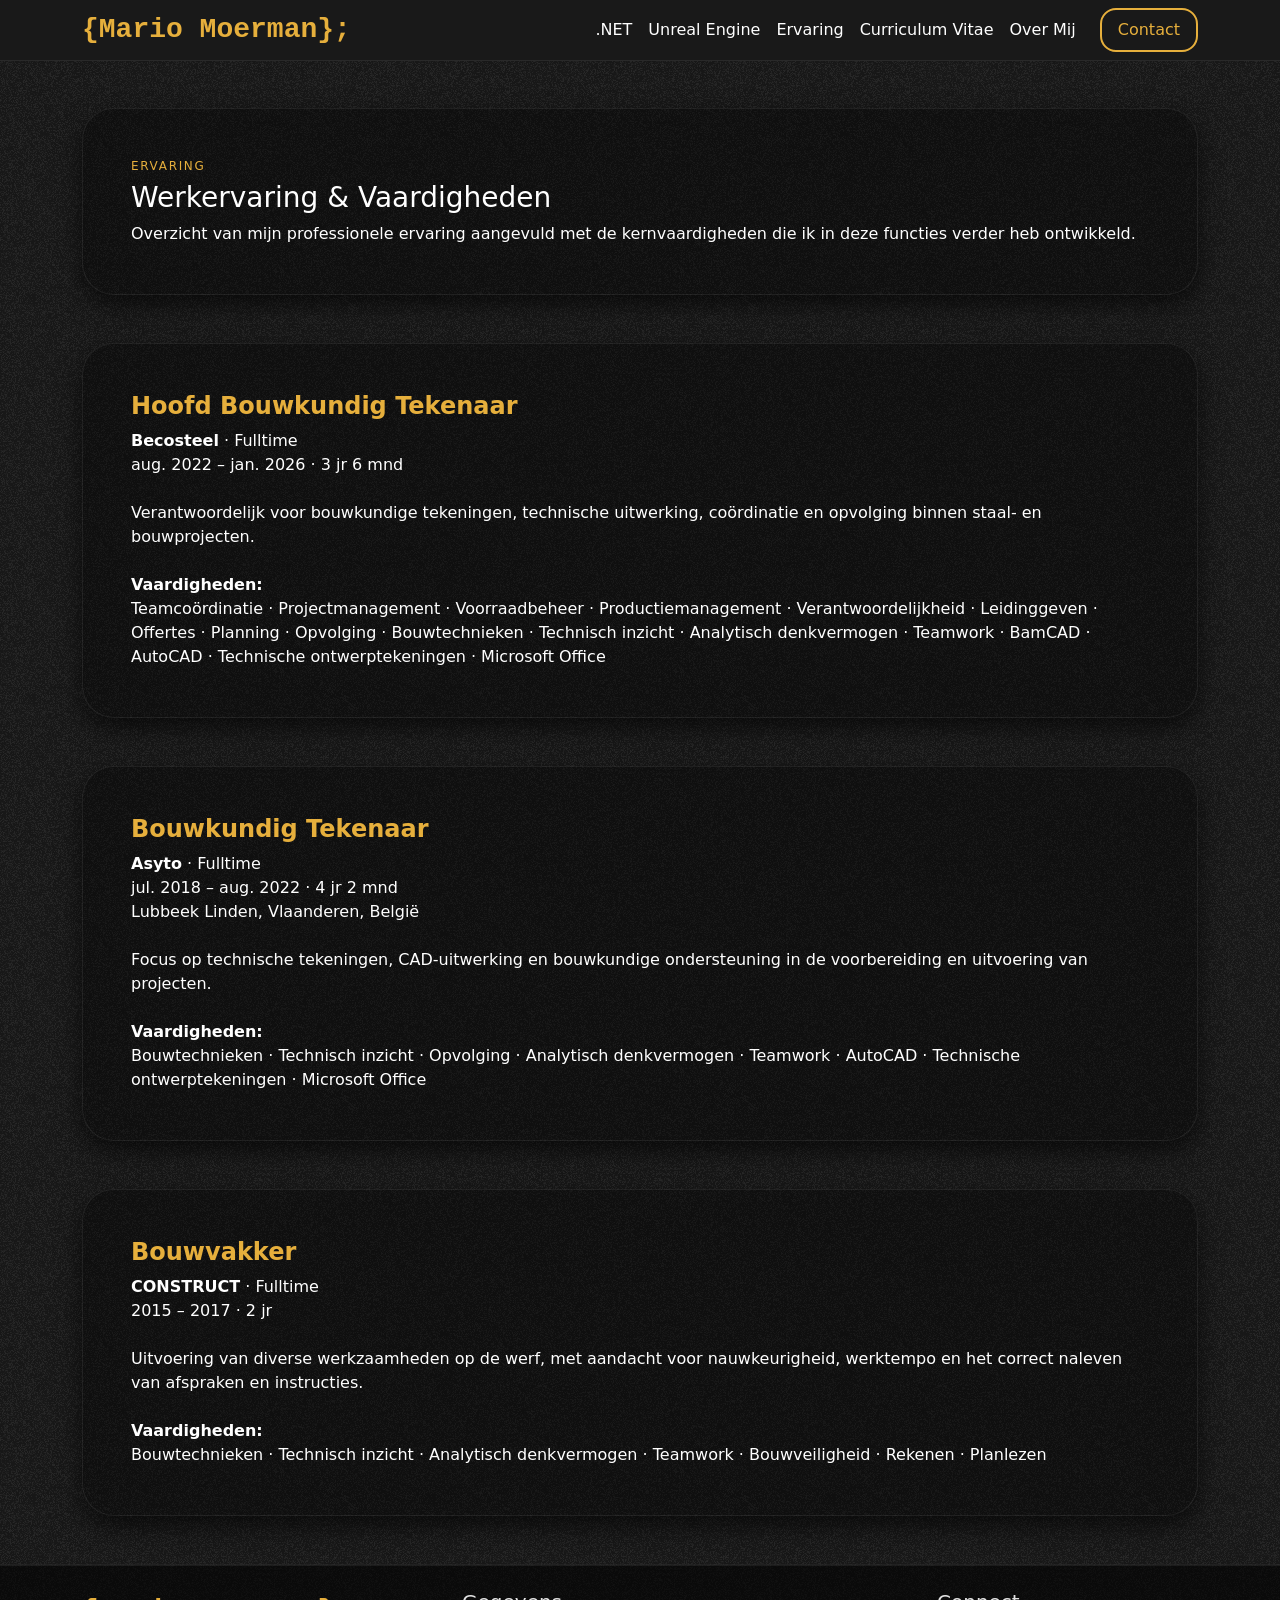
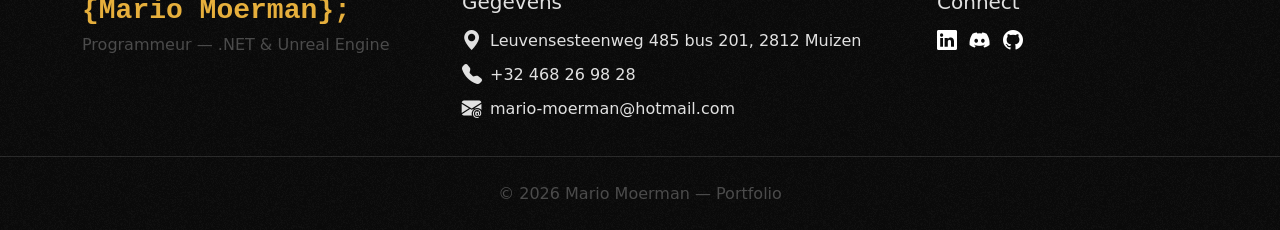
<file: ervaring.html>
<!DOCTYPE html>
<html lang="nl">
<head>
    <meta charset="UTF-8" />
    <meta name="viewport" content="width=device-width, initial-scale=1.0" />
    <link rel="icon" type="image/png" href="FAVICON/favicon-96x96.png" sizes="96x96" />
    <link rel="icon" type="image/svg+xml" href="FAVICON/favicon.svg" />
    <link rel="shortcut icon" href="FAVICON/favicon.ico" />
    <link rel="apple-touch-icon" sizes="180x180" href="FAVICON/apple-touch-icon.png" />
    <link rel="manifest" href="FAVICON/site.webmanifest" />
    <link href="https://cdn.jsdelivr.net/npm/bootstrap@5.3.8/dist/css/bootstrap.min.css" rel="stylesheet" integrity="sha384-sRIl4kxILFvY47J16cr9ZwB07vP4J8+LH7qKQnuqkuIAvNWLzeN8tE5YBujZqJLB" crossorigin="anonymous">
    <script src="https://cdn.jsdelivr.net/npm/bootstrap@5.3.8/dist/js/bootstrap.bundle.min.js" integrity="sha384-FKyoEForCGlyvwx9Hj09JcYn3nv7wiPVlz7YYwJrWVcXK/BmnVDxM+D2scQbITxI" crossorigin="anonymous"></script>
    <link rel="stylesheet" href="https://cdn.jsdelivr.net/npm/bootstrap-icons@1.11.3/font/bootstrap-icons.min.css">
    <link rel="stylesheet" href="CSS/Style.css" />
    
    <title>Mario Moerman | Home</title>
</head>
<body class="d-flex flex-column min-vh-100">
    <header id="navbar"></header>

    <main class="flex-grow-1 overflow-x-hidden">
        <div class="container my-3">
            <section>
                <div class="p-4 p-md-5 text-bg-dark rounded-4 w-100">
                    <p class="label">Ervaring</p>
                    <h3>Werkervaring & Vaardigheden</h3>
                    <p>
                        Overzicht van mijn professionele ervaring aangevuld met de
                        kernvaardigheden die ik in deze functies verder heb ontwikkeld.
                    </p>
                </div>
            </section>
            <section>
                <div class="p-4 p-md-5 text-bg-dark rounded-4 w-100">
                    <h4 class="title"><strong>Hoofd Bouwkundig Tekenaar</strong></h4>
                    <p><strong>Becosteel</strong> · Fulltime</p>
                    <p>aug. 2022 – jan. 2026 · 3 jr 6 mnd</p>
                    <br />
                    <p>
                        Verantwoordelijk voor bouwkundige tekeningen, technische uitwerking, coördinatie en
                        opvolging binnen staal- en bouwprojecten.
                    </p>
                    <br />
                    <p><strong>Vaardigheden:</strong></p>
                    <p>
                        Teamcoördinatie · Projectmanagement · Voorraadbeheer · Productiemanagement ·
                        Verantwoordelijkheid · Leidinggeven · Offertes · Planning · Opvolging · 
                        Bouwtechnieken · Technisch inzicht · Analytisch denkvermogen · Teamwork · 
                        BamCAD · AutoCAD · Technische ontwerptekeningen · Microsoft Office

                    </p>
                </div>
            </section>
            <section>
                <div class="p-4 p-md-5 text-bg-dark rounded-4 w-100">
                    <h4 class="title"><strong>Bouwkundig Tekenaar</strong></h4>
                    <p><strong>Asyto</strong> · Fulltime</p>
                    <p>jul. 2018 – aug. 2022 · 4 jr 2 mnd</p>
                    <p>Lubbeek Linden, Vlaanderen, België</p>
                    <br />
                    <p>
                        Focus op technische tekeningen, CAD-uitwerking en bouwkundige ondersteuning in de
                        voorbereiding en uitvoering van projecten.
                    </p>
                    <br />
                    <p><strong>Vaardigheden:</strong></p>
                    <p>
                        Bouwtechnieken · Technisch inzicht ·  Opvolging · Analytisch denkvermogen · 
                        Teamwork · AutoCAD · Technische ontwerptekeningen · Microsoft Office
                    </p>
                </div>
            </section>
            <section>
                <div class="p-4 p-md-5 text-bg-dark rounded-4 w-100">
                    <h4 class="title"><strong>Bouwvakker</strong></h4>
                    <p><strong>CONSTRUCT</strong> · Fulltime</p>
                    <p>2015 – 2017 · 2 jr</p>
                    <br />
                    <p>
                        Uitvoering van diverse werkzaamheden op de werf, met aandacht voor nauwkeurigheid, werktempo en het correct naleven van afspraken en instructies.
                    </p>
                    <br />
                    <p><strong>Vaardigheden:</strong></p>
                    <p>
                        Bouwtechnieken · Technisch inzicht · Analytisch denkvermogen · Teamwork · 
                        Bouwveiligheid · Rekenen · Planlezen
                    </p>
                </div>
            </section>
        </div>
    </main>

    <footer id="footer" class="mt-auto"></footer>
    <script src="JS/App.js"></script>
    
</body>
</html>
</file>
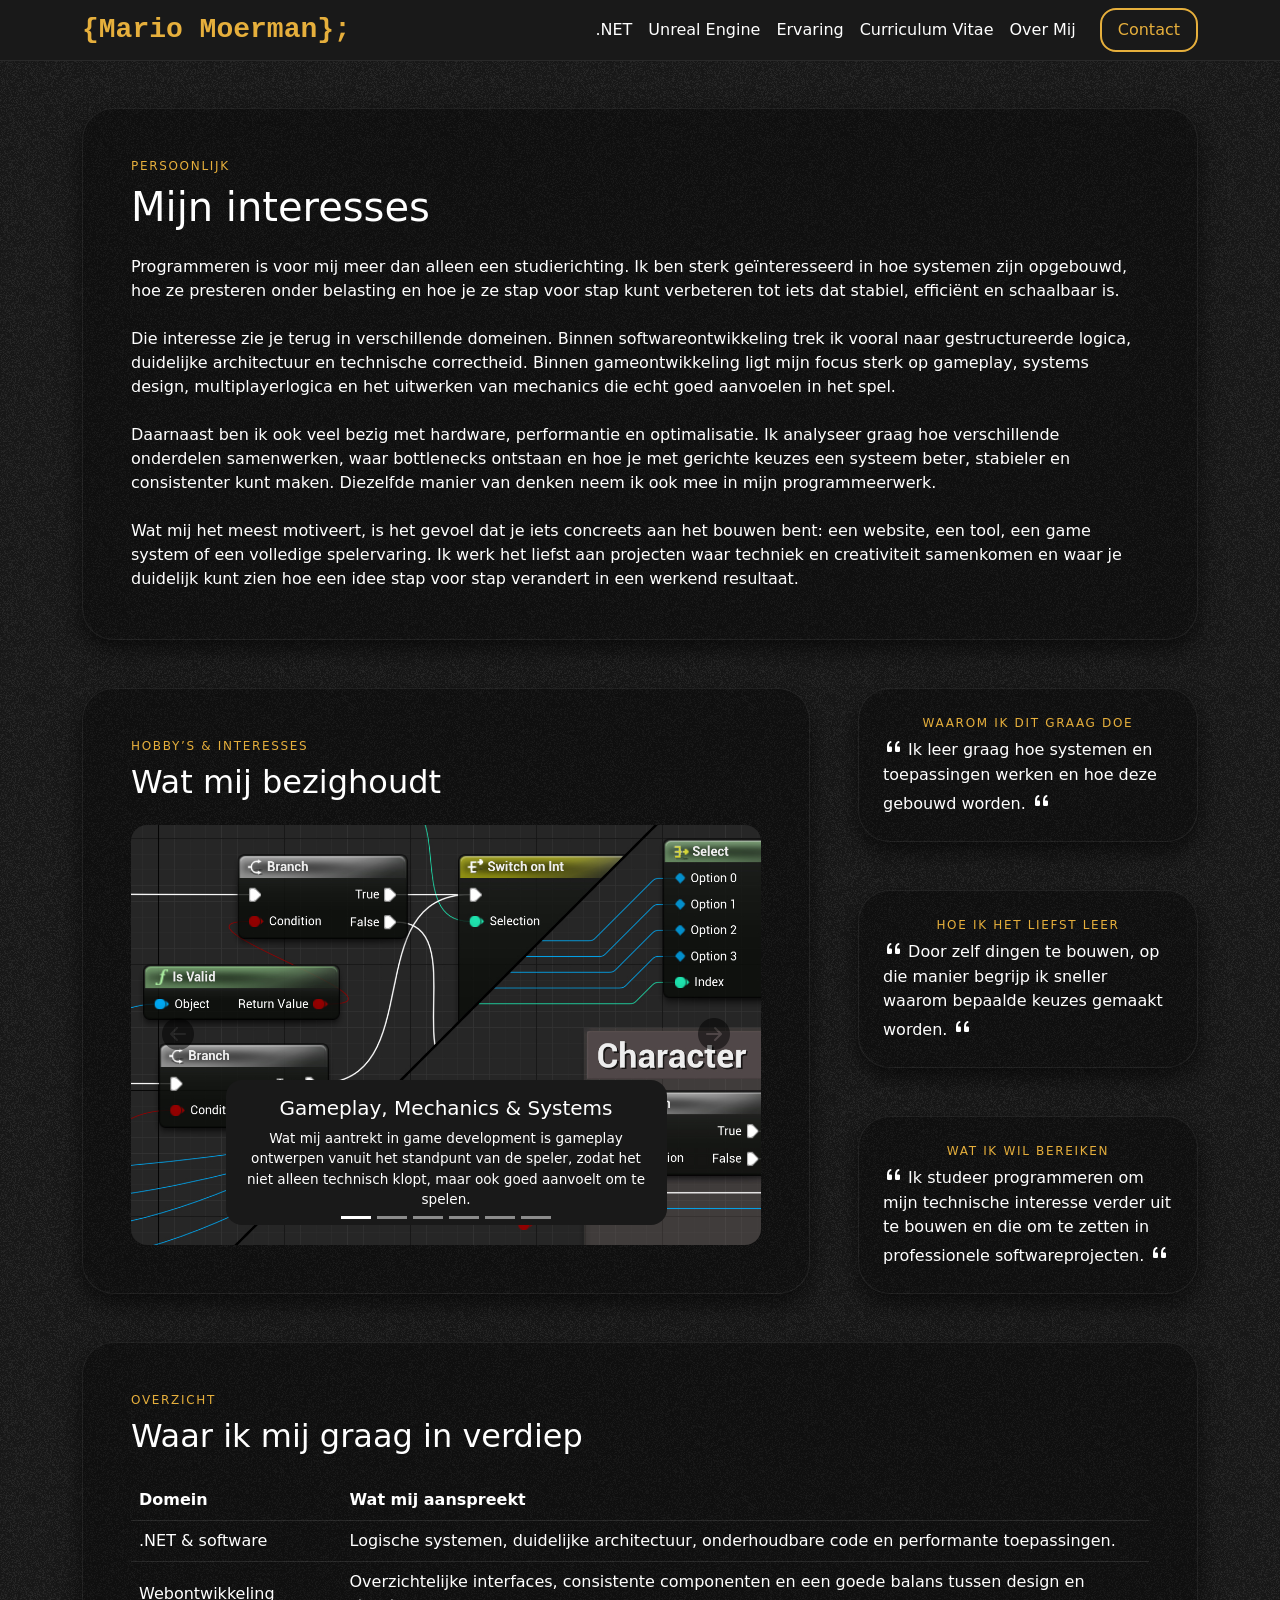
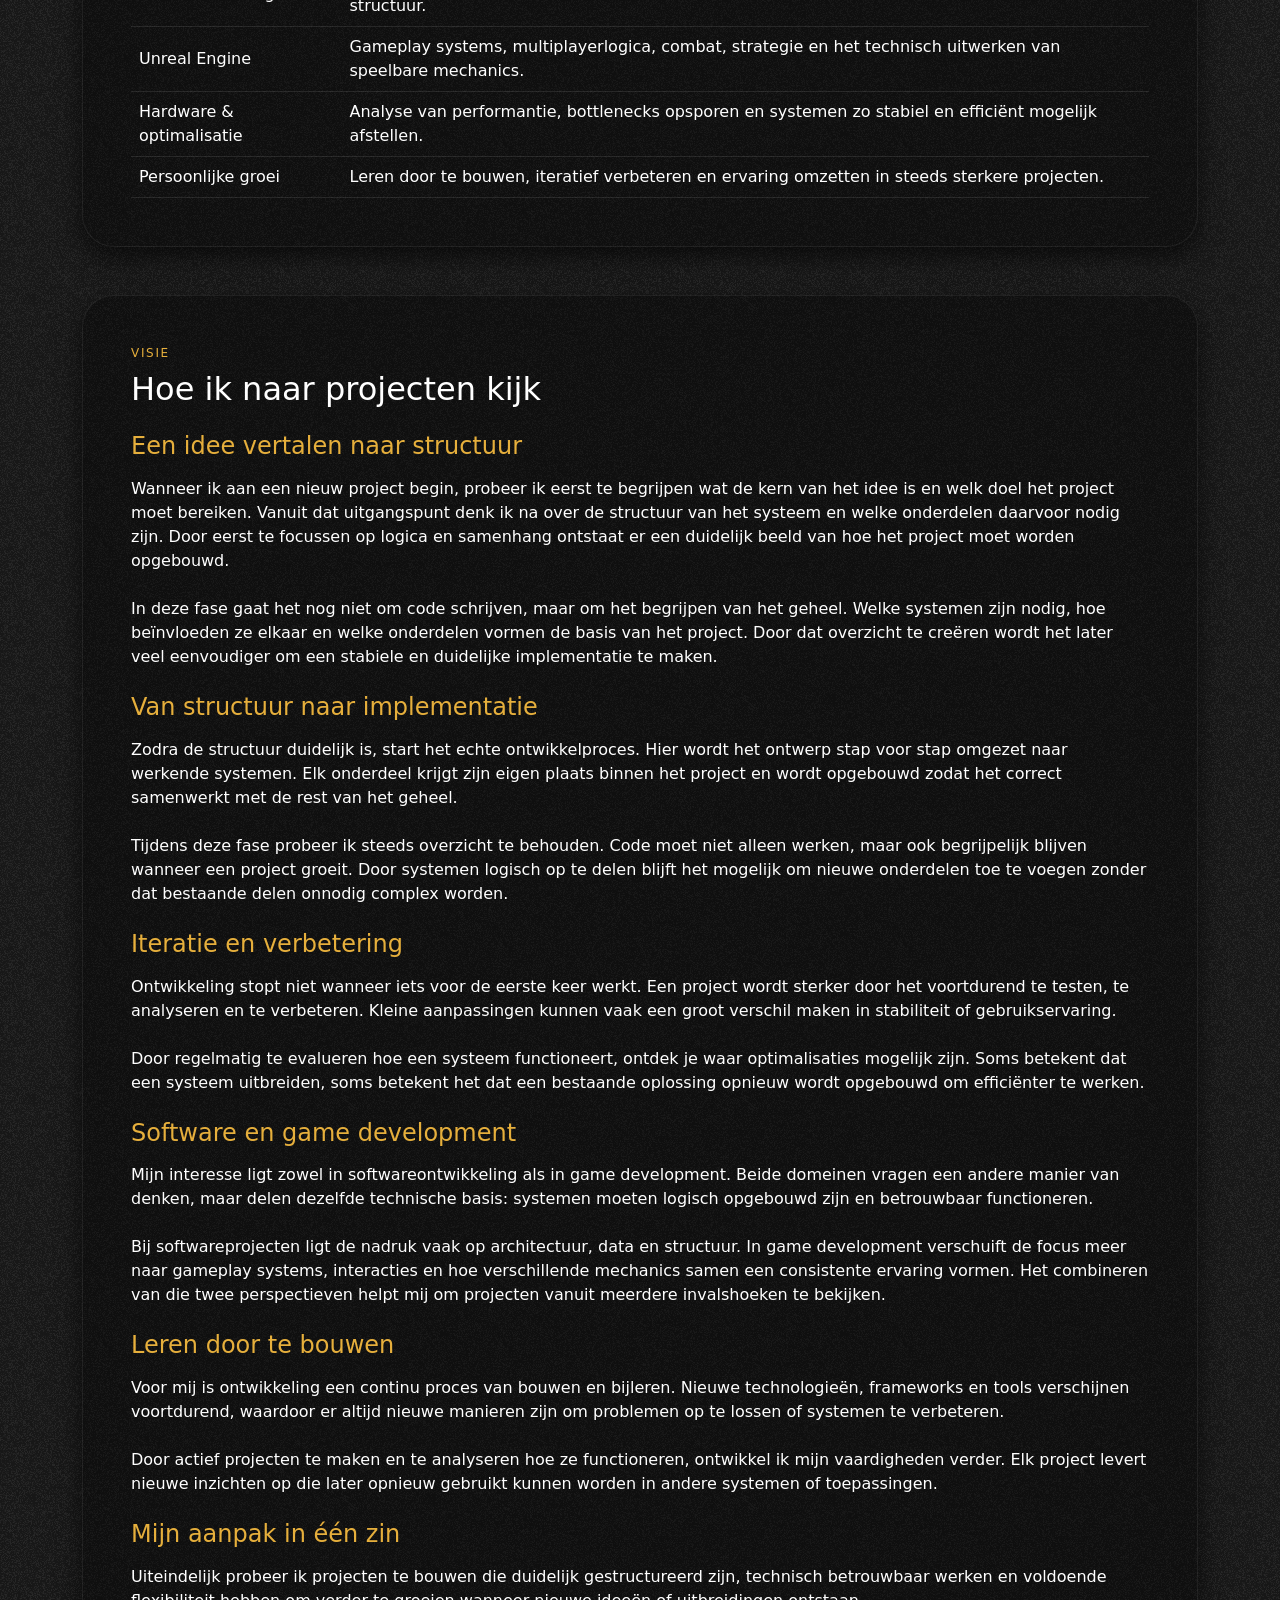
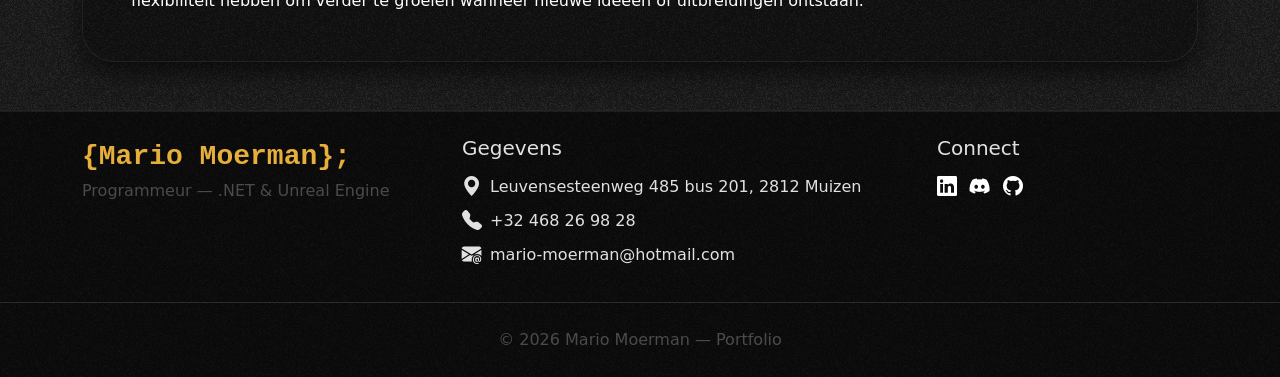
<file: overmij.html>
<!DOCTYPE html>
<html lang="nl">
<head>
    <meta charset="UTF-8" />
    <meta name="viewport" content="width=device-width, initial-scale=1.0" />
    <link rel="icon" type="image/png" href="FAVICON/favicon-96x96.png" sizes="96x96" />
    <link rel="icon" type="image/svg+xml" href="FAVICON/favicon.svg" />
    <link rel="shortcut icon" href="FAVICON/favicon.ico" />
    <link rel="apple-touch-icon" sizes="180x180" href="FAVICON/apple-touch-icon.png" />
    <link rel="manifest" href="FAVICON/site.webmanifest" />
    <link href="https://cdn.jsdelivr.net/npm/bootstrap@5.3.8/dist/css/bootstrap.min.css" rel="stylesheet" integrity="sha384-sRIl4kxILFvY47J16cr9ZwB07vP4J8+LH7qKQnuqkuIAvNWLzeN8tE5YBujZqJLB" crossorigin="anonymous">
    <script src="https://cdn.jsdelivr.net/npm/bootstrap@5.3.8/dist/js/bootstrap.bundle.min.js" integrity="sha384-FKyoEForCGlyvwx9Hj09JcYn3nv7wiPVlz7YYwJrWVcXK/BmnVDxM+D2scQbITxI" crossorigin="anonymous"></script>
    <link rel="stylesheet" href="https://cdn.jsdelivr.net/npm/bootstrap-icons@1.11.3/font/bootstrap-icons.min.css">
    <link rel="stylesheet" href="CSS/Style.css" />

    <title>Mario Moerman | Over Mij</title>
</head>
<body class="d-flex flex-column min-vh-100">
    <header id="navbar"></header>

    <main class="flex-grow-1 overflow-x-hidden">
        <div class="container my-3">

            <section class="mb-4 mb-lg-5">
                <div class="p-4 p-md-5 text-bg-dark rounded-4 overflow-hidden">
                    <p class="label mb-2">Persoonlijk</p>
                    <h1 class="mb-4">Mijn interesses</h1>

                    <p>
                        Programmeren is voor mij meer dan alleen een studierichting. Ik ben sterk geïnteresseerd in hoe systemen zijn opgebouwd,
                        hoe ze presteren onder belasting en hoe je ze stap voor stap kunt verbeteren tot iets dat stabiel, efficiënt en schaalbaar is.
                    </p>
                    <br>
                    <p>
                        Die interesse zie je terug in verschillende domeinen. Binnen softwareontwikkeling trek ik vooral naar gestructureerde logica,
                        duidelijke architectuur en technische correctheid. Binnen gameontwikkeling ligt mijn focus sterk op gameplay, systems design,
                        multiplayerlogica en het uitwerken van mechanics die echt goed aanvoelen in het spel.
                    </p>
                    <br>
                    <p>
                        Daarnaast ben ik ook veel bezig met hardware, performantie en optimalisatie. Ik analyseer graag hoe verschillende onderdelen
                        samenwerken, waar bottlenecks ontstaan en hoe je met gerichte keuzes een systeem beter, stabieler en consistenter kunt maken.
                        Diezelfde manier van denken neem ik ook mee in mijn programmeerwerk.
                    </p>
                    <br>
                    <p>
                        Wat mij het meest motiveert, is het gevoel dat je iets concreets aan het bouwen bent: een website, een tool, een game system
                        of een volledige spelervaring. Ik werk het liefst aan projecten waar techniek en creativiteit samenkomen en waar je duidelijk
                        kunt zien hoe een idee stap voor stap verandert in een werkend resultaat.
                    </p>
                </div>
            </section>

            <section class="mb-4 mb-lg-5">
                <div class="row g-4">
                    <div class="col-12 col-lg-8">
                        <div class="p-4 p-md-5 text-bg-dark rounded-4 h-100 overflow-hidden">
                            <p class="label mb-2">Hobby’s & interesses</p>
                            <h2 class="mb-4">Wat mij bezighoudt</h2>

                            <div id="interessesCarousel" class="carousel slide">
                                <div class="carousel-indicators">
                                    <button type="button" data-bs-target="#interessesCarousel" data-bs-slide-to="0" class="active" aria-current="true" aria-label="Slide 1"></button>
                                    <button type="button" data-bs-target="#interessesCarousel" data-bs-slide-to="1" aria-label="Slide 2"></button>
                                    <button type="button" data-bs-target="#interessesCarousel" data-bs-slide-to="2" aria-label="Slide 3"></button>
                                    <button type="button" data-bs-target="#interessesCarousel" data-bs-slide-to="3" aria-label="Slide 4"></button>
                                    <button type="button" data-bs-target="#interessesCarousel" data-bs-slide-to="4" aria-label="Slide 5"></button>
                                    <button type="button" data-bs-target="#interessesCarousel" data-bs-slide-to="5" aria-label="Slide 6"></button>
                                </div>

                                <div class="carousel-inner rounded-4 overflow-hidden">

                                    <div class="carousel-item active">
                                        <img src="IMG/gameDevelopment.png" class="d-block w-100 img-fluid" alt="Gameplay mechanics en systems">
                                        <div class="carousel-caption d-none d-md-block bg-dark bg-opacity-75 rounded-4 p-3">
                                            <h5>Gameplay, Mechanics &amp; Systems</h5>
                                            <p class="mb-0 small-text">
                                                Wat mij aantrekt in game development is gameplay ontwerpen vanuit het standpunt van de speler, 
                                                zodat het niet alleen technisch klopt, maar ook goed aanvoelt om te spelen.
                                            </p>
                                        </div>
                                    </div>

                                    <div class="carousel-item">
                                        <img src="IMG/programmingSetup.png" class="d-block w-100 img-fluid" alt="Applicaties, API's en databases">
                                        <div class="carousel-caption d-none d-md-block bg-dark bg-opacity-75 rounded-4 p-3">
                                            <h5>Applicaties, API’s &amp; Databases</h4>
                                            <p class="mb-0 small-text">
                                                Wat mij aantrekt in softwareontwikkeling is het bouwen van logische en duidelijke systemen in C# en .NET, 
                                                zoals mijn eigen project Nodal, een visuele code-editor op basis van nodes.
                                            </p>
                                        </div>
                                    </div>

                                    <div class="carousel-item">
                                        <img src="IMG/chess.png" class="d-block w-100 img-fluid" alt="Schaken en strategisch denken">
                                        <div class="carousel-caption d-none d-md-block bg-dark bg-opacity-75 rounded-4 p-3">
                                            <h5>Schaken &amp; Strategisch Denken</h5>
                                            <p class="mb-0 small-text">
                                                Schaken spreekt mij aan omdat het draait om vooruitdenken, patronen herkennen en doordachte keuzes maken, 
                                                iets wat ook sterk terugkomt in hoe ik problemen aanpak binnen programmeren en ontwikkeling.
                                            </p>
                                        </div>
                                    </div>

                                    <div class="carousel-item">
                                        <img src="IMG/gamingFriends.png" class="d-block w-100 img-fluid" alt="Gamen met vrienden">
                                        <div class="carousel-caption d-none d-md-block bg-dark bg-opacity-75 rounded-4 p-3">
                                            <h5>Gamen met Vrienden</h5>
                                            <p class="mb-0 small-text">
                                                Gamen met vrienden is voor mij meer dan ontspanning alleen, het draait ook om samenwerking, communicatie 
                                                en samen plezier maken in een gedeelde ervaring.
                                            </p>
                                        </div>
                                    </div>

                                    <div class="carousel-item">
                                        <img src="IMG/goingOut.png" class="d-block w-100 img-fluid" alt="Samen iets gaan doen">
                                        <div class="carousel-caption d-none d-md-block bg-dark bg-opacity-75 rounded-4 p-3">
                                            <h5>Tijd Maken voor Ervaringen</h5>
                                            <p class="mb-0 small-text">
                                                Naast mijn technische interesses vind ik het ook belangrijk om af en toe samen iets te gaan doen, 
                                                even uit de routine te stappen en nieuwe energie op te doen.
                                            </p>
                                        </div>
                                    </div>

                                    <div class="carousel-item">
                                        <img src="IMG/makingThings.png" class="d-block w-100 img-fluid" alt="Praktisch bezig zijn en dingen maken">
                                        <div class="carousel-caption d-none d-md-block bg-dark bg-opacity-75 rounded-4 p-3">
                                            <h5>Praktisch Bezig Zijn &amp; Dingen Maken</h5>
                                            <p class="mb-0 small-text">
                                                Naast programmeren haal ik ook voldoening uit praktisch bezig zijn en zelf dingen maken. 
                                                Ik werk graag met mijn handen aan iets tastbaars, van een idee tot een afgewerkt resultaat.
                                            </p>
                                        </div>
                                    </div>

                                </div>

                                <button class="carousel-control-prev" type="button" data-bs-target="#interessesCarousel" data-bs-slide="prev">
                                    <span aria-hidden="true"> <i class="bi bi-arrow-left-circle-fill fs-2"></i></span>
                                    <span class="visually-hidden">Vorige</span>
                                </button>

                                <button class="carousel-control-next" type="button" data-bs-target="#interessesCarousel" data-bs-slide="next">
                                    <span aria-hidden="true"><i class="bi bi-arrow-right-circle-fill fs-2"></i></span>
                                    <span class="visually-hidden">Volgende</span>
                                </button>
                            </div>
                        </div>
                    </div>

                    <div class="col-12 col-lg-4 d-flex">
                        <div class="d-flex flex-column gap-4 gap-lg-5 h-100">
                            <div class="p-4 text-bg-dark rounded-4 overflow-hidden flex-fill d-flex flex-column justify-content-around">
                                <p class="label mb-0 text-center">Waarom ik dit graag doe</p>
                                <p class="mb-0">
                                    <i class="bi bi-quote"></i> Ik leer graag hoe systemen en toepassingen werken en hoe deze gebouwd worden. <i class="bi bi-quote"></i>
                                </p>
                            </div>

                            <div class="p-4 text-bg-dark rounded-4 overflow-hidden flex-fill d-flex flex-column justify-content-around">
                                <p class="label mb-0 text-center">Hoe ik het liefst leer</p>
                                <p class="mb-0">
                                    <i class="bi bi-quote"></i> Door zelf dingen te bouwen, op die manier begrijp ik sneller waarom bepaalde keuzes gemaakt worden. <i class="bi bi-quote"></i>
                                </p>
                            </div>

                            <div class="p-4 text-bg-dark rounded-4 overflow-hidden flex-fill d-flex flex-column justify-content-around">
                                <p class="label mb-0 text-center">Wat ik wil bereiken</p>
                                <p class="mb-0">
                                    <i class="bi bi-quote"></i> Ik studeer programmeren om mijn technische interesse verder uit te bouwen en die om te zetten in professionele softwareprojecten. <i class="bi bi-quote"></i>
                                </p>
                            </div>
                        </div>
                    </div>
                </div>
            </section>

            <section class="mb-4 mb-lg-5">
                <div class="p-4 p-md-5 text-bg-dark rounded-4 overflow-hidden">
                    <p class="label mb-2">Overzicht</p>
                    <h2 class="mb-4">Waar ik mij graag in verdiep</h2>

                    <div class="table-responsive">
                        <table class="table table-dark align-middle mb-0">
                            <thead>
                                <tr>
                                    <th scope="col">Domein</th>
                                    <th scope="col">Wat mij aanspreekt</th>
                                </tr>
                            </thead>
                            <tbody>
                                <tr>
                                    <td>.NET &amp; software</td>
                                    <td>Logische systemen, duidelijke architectuur, onderhoudbare code en performante toepassingen.</td>
                                </tr>
                                <tr>
                                    <td>Webontwikkeling</td>
                                    <td>Overzichtelijke interfaces, consistente componenten en een goede balans tussen design en structuur.</td>
                                </tr>
                                <tr>
                                    <td>Unreal Engine</td>
                                    <td>Gameplay systems, multiplayerlogica, combat, strategie en het technisch uitwerken van speelbare mechanics.</td>
                                </tr>
                                <tr>
                                    <td>Hardware &amp; optimalisatie</td>
                                    <td>Analyse van performantie, bottlenecks opsporen en systemen zo stabiel en efficiënt mogelijk afstellen.</td>
                                </tr>
                                <tr>
                                    <td>Persoonlijke groei</td>
                                    <td>Leren door te bouwen, iteratief verbeteren en ervaring omzetten in steeds sterkere projecten.</td>
                                </tr>
                            </tbody>
                        </table>
                    </div>
                </div>
            </section>

            <section class="mb-4 mb-lg-5">
                <div class="p-4 p-md-5 text-bg-dark rounded-4 overflow-hidden">
                    <p class="label mb-2">Visie</p>
                    <h2 class="mb-4">Hoe ik naar projecten kijk</h2>

                    <article class="mb-4">
                        <h3 class="h4 mb-3 title">Een idee vertalen naar structuur</h3>
                        <p>
                            Wanneer ik aan een nieuw project begin, probeer ik eerst te begrijpen wat de kern van het idee is en welk doel
                            het project moet bereiken. Vanuit dat uitgangspunt denk ik na over de structuur van het systeem en welke onderdelen
                            daarvoor nodig zijn. Door eerst te focussen op logica en samenhang ontstaat er een duidelijk beeld van hoe het
                            project moet worden opgebouwd.
                        </p>
                        <br>
                        <p class="mb-0">
                            In deze fase gaat het nog niet om code schrijven, maar om het begrijpen van het geheel. Welke systemen zijn nodig,
                            hoe beïnvloeden ze elkaar en welke onderdelen vormen de basis van het project. Door dat overzicht te creëren wordt
                            het later veel eenvoudiger om een stabiele en duidelijke implementatie te maken.
                        </p>
                    </article>

                    <article class="mb-4">
                        <h3 class="h4 mb-3 title">Van structuur naar implementatie</h3>
                        <p>
                            Zodra de structuur duidelijk is, start het echte ontwikkelproces. Hier wordt het ontwerp stap voor stap omgezet
                            naar werkende systemen. Elk onderdeel krijgt zijn eigen plaats binnen het project en wordt opgebouwd zodat het
                            correct samenwerkt met de rest van het geheel.
                        </p>
                        <br>
                        <p class="mb-0">
                            Tijdens deze fase probeer ik steeds overzicht te behouden. Code moet niet alleen werken, maar ook begrijpelijk
                            blijven wanneer een project groeit. Door systemen logisch op te delen blijft het mogelijk om nieuwe onderdelen
                            toe te voegen zonder dat bestaande delen onnodig complex worden.
                        </p>
                    </article>

                    <article class="mb-4">
                        <h3 class="h4 mb-3 title">Iteratie en verbetering</h3>
                        <p>
                            Ontwikkeling stopt niet wanneer iets voor de eerste keer werkt. Een project wordt sterker door het voortdurend
                            te testen, te analyseren en te verbeteren. Kleine aanpassingen kunnen vaak een groot verschil maken in stabiliteit
                            of gebruikservaring.
                        </p>
                        <br>
                        <p class="mb-0">
                            Door regelmatig te evalueren hoe een systeem functioneert, ontdek je waar optimalisaties mogelijk zijn. Soms
                            betekent dat een systeem uitbreiden, soms betekent het dat een bestaande oplossing opnieuw wordt opgebouwd om
                            efficiënter te werken.
                        </p>
                    </article>

                    <article class="mb-4">
                        <h3 class="h4 mb-3 title">Software en game development</h3>
                        <p>
                            Mijn interesse ligt zowel in softwareontwikkeling als in game development. Beide domeinen vragen een andere
                            manier van denken, maar delen dezelfde technische basis: systemen moeten logisch opgebouwd zijn en betrouwbaar
                            functioneren.
                        </p>
                        <br>
                        <p class="mb-0">
                            Bij softwareprojecten ligt de nadruk vaak op architectuur, data en structuur. In game development verschuift
                            de focus meer naar gameplay systems, interacties en hoe verschillende mechanics samen een consistente ervaring
                            vormen. Het combineren van die twee perspectieven helpt mij om projecten vanuit meerdere invalshoeken te bekijken.
                        </p>
                    </article>

                    <article class="mb-4">
                        <h3 class="h4 mb-3 title">Leren door te bouwen</h3>
                        <p>
                            Voor mij is ontwikkeling een continu proces van bouwen en bijleren. Nieuwe technologieën, frameworks en tools
                            verschijnen voortdurend, waardoor er altijd nieuwe manieren zijn om problemen op te lossen of systemen te verbeteren.
                        </p>
                        <br>
                        <p class="mb-0">
                            Door actief projecten te maken en te analyseren hoe ze functioneren, ontwikkel ik mijn vaardigheden verder.
                            Elk project levert nieuwe inzichten op die later opnieuw gebruikt kunnen worden in andere systemen of toepassingen.
                        </p>
                    </article>

                    <article>
                        <h3 class="h4 mb-3 title">Mijn aanpak in één zin</h3>
                        <p class="mb-0">
                            Uiteindelijk probeer ik projecten te bouwen die duidelijk gestructureerd zijn, technisch betrouwbaar werken en
                            voldoende flexibiliteit hebben om verder te groeien wanneer nieuwe ideeën of uitbreidingen ontstaan.
                        </p>
                    </article>
                </div>
            </section>
        </div>
    </main>

    <footer id="footer" class="mt-auto"></footer>
    <script src="https://cdn.jsdelivr.net/npm/bootstrap@5.3.8/dist/js/bootstrap.bundle.min.js" integrity="sha384-FKyoEForCGlyvwx9Hj09JcYn3nv7wiPVlz7YYwJrWVcXK/BmnVDxM+D2scQbITxI" crossorigin="anonymous"></script>
    <script src="JS/App.js"></script>
    
</body>
</html>
</file>
<file: CSS/Style.css>
:root{
    --Black: rgba(25, 25, 25, 1);
    --Gray: rgba(75, 75, 75, 1);
    --White: rgba(225, 225, 225, 1);
    --accentColor: rgba(230, 175, 60, 1);
    --accentColorHover: rgba(230, 175, 60, 0.1);
    --thomasmoreColor: rgba(250, 100, 50, 1);

    --DotNetColor: rgba(108, 99, 255, 1);
    --CSharpColor: rgba(155, 89, 182, 1);
    --SqlColor: rgb(42, 187, 144);
    --UnrealColor: rgba(0, 160, 230, 1);
    --HtmlColor: rgba(227, 79, 38, 1);
    --CssColor: rgba(38, 77, 228, 1);
    --JavaScriptColor: rgb(238, 188, 25);
    --BootstrapColor: rgba(121, 82, 179, 1);

    --BackgroundColor: rgba(0, 0, 0, 0.35);
    --textColor: rgba(225, 225, 225, 1);
    --BorderColor: rgba(255, 255, 255, 0.07);
    --LineColor: rgba(255, 255, 255, 0.5);
    --drop: 0 10px 25px rgba(0, 0, 0, 0.6);
    --fontLogo: "Courier New", monospace, Helvetica, Arial, sans-serif;
}

.bg-dotNet{
    background-color: var(--DotNetColor);
}

.bg-csharp{
    background-color: var(--CSharpColor);
}

.bg-sql{
    background-color: var(--SqlColor);
}

.bg-unreal{
    background-color: var(--UnrealColor);
}

.bg-html{
    background-color: var(--HtmlColor);
}

.bg-css{
    background-color: var(--CssColor);
}

.bg-js{
    background-color: var(--JavaScriptColor);
}

.bg-bs{
    background-color: var(--BootstrapColor);
}

body{
    background-color: rgba(25, 25, 25, 1);
    background-image: url("../IMG/background.avif");
    overflow-x: hidden;
}

p{
  margin: 0;
}

.small-text{
    font-size: 0.85rem;
}

a{
  position: relative;
  color: inherit;
  text-decoration: none;
  transition: color .2s ease;
}

a::after{
  content: "";
  position: absolute;
  left: 0;
  bottom: 0;
  bottom: -3px;
  width: 100%;
  height: 2px;
  background: var(--accentColor);
  transform: scaleX(0);
  transform-origin: left;
  transition: transform .2s ease;
}

a:hover::after{
  transform: scaleX(1);
}

section{
    margin-top: 1.5rem;
    margin-bottom: 1.5rem;
}

.navBarLogo::after,
.btn-accent::after,
.text-white::after,
.btn::after{
  display: none;
}

hr{
    width: 100vw;
    margin-left: calc(50% - 50vw);
    border-top: 1px solid var(--LineColor);
}

.logo{
    color: var(--accentColor);
    font-family: var(--fontLogo);
    font-size: 1.75rem;
    font-weight: 900;
}

#logoHover{
    opacity: 1;
    transition: opacity .2s ease;
}

#logoHover:hover{
    opacity: 0.5;
}

.paragraphLabel{
    color: var(--Gray);
    font-size: 1rem;
    line-height: 1.6;
}

.thomasmore a{
  color: var(--thomasmoreColor);
  --accentColor: var(--thomasmoreColor);
}

.bg-dark{
    background-color: var(--Black)!important;
}

.text-bg-dark {
    border: 1px solid var(--BorderColor)!important;
    border-radius: 2rem!important;
    background: var(--BackgroundColor)!important;
    box-shadow: var(--drop)!important;
}

#navbar{
    margin-bottom: 60px;
}

.navbar-dark{
    border-bottom: 1px solid var(--BorderColor)!important;
    min-height: 60px!important;
    position: fixed!important;
    width: 100%!important;
    z-index: 100!important;
}

.navbar-toggler{
    border: solid 2px var(--accentColor);
}

.navbar-toggler:hover{
    background-color: var(--accentColorHover);
}

.navbar-toggler:focus{
    box-shadow: none;
}

.hamburger{
    color: var(--accentColor);
    font-size: 1.5rem!important;
}

.btn-accent{
    display: inline-block;
    padding: .5rem 1rem;
    border-radius: 1rem;
    border: solid 2px var(--accentColor);
    color: var(--accentColor);
    transition: background-color .2s ease;
    background-color: transparent;
}

.btn-accent:hover{
    background-color: var(--accentColorHover);
    transition: background-color .2s ease;
}

.bi{
    font-size: 1.25rem;
    transition: color .2s ease;
}

.bi:hover{
    color: var(--accentColor);
}

.g-4, .gx-4 {
    --bs-gutter-x: 3rem;
}

.title{
    color: var(--accentColor);
}

.label{
  margin-bottom: .35rem;
  color: var(--accentColor);
  letter-spacing: .14em;
  text-transform: uppercase;
  font-size: .75rem;
  font-weight: 300;
}

.form-control,
.form-select{
    background-color:var(--BackgroundColor);
    color: var(--textColor)!important;
    border: 1px solid var(--BorderColor);
    border-radius: 1rem;
    height: 3rem;
}

.form-control:focus,
.form-select:focus{
    background-color: var(--BackgroundColor);
    border-color: var(--accentColor);
    box-shadow:none;
}

.form-control::placeholder{
    color: var(--Gray);
    opacity: 1;
}

.form-select option{
    background-color: var(--Black);
    color: var(--textColor);
}

textarea.form-control{
    resize: vertical;
    min-height: 180px;
}

.table-dark {
    --bs-table-bg: none;
    --bs-table-striped-bg: none;
    --bs-table-border-color: rgba(255, 255, 255, 0.1);
}

.table {
    background-color: rgb(0 0 0 / 0%) !important;
}

.h-fc{
    height: fit-content;
}

.border-bottom{
    border-bottom: 1px solid var(--BorderColor)!important;
}

.carousel .bi {
    color: black;
}

.contact-line{
    display: flex;
    align-items: center;
    gap: 0.5rem;
    margin: 0 0 0.5rem 0;
}

footer{
border-top: 1px solid var(--BorderColor)!important;
background-color: var(--BackgroundColor);
color: var(--textColor);
}

@media (min-width: 992px) {
    .lgPhoto {
        border-radius: 50%!important;
    }
    section{
    margin-top: 3rem;
    margin-bottom: 3rem;
    }
}
</file>
